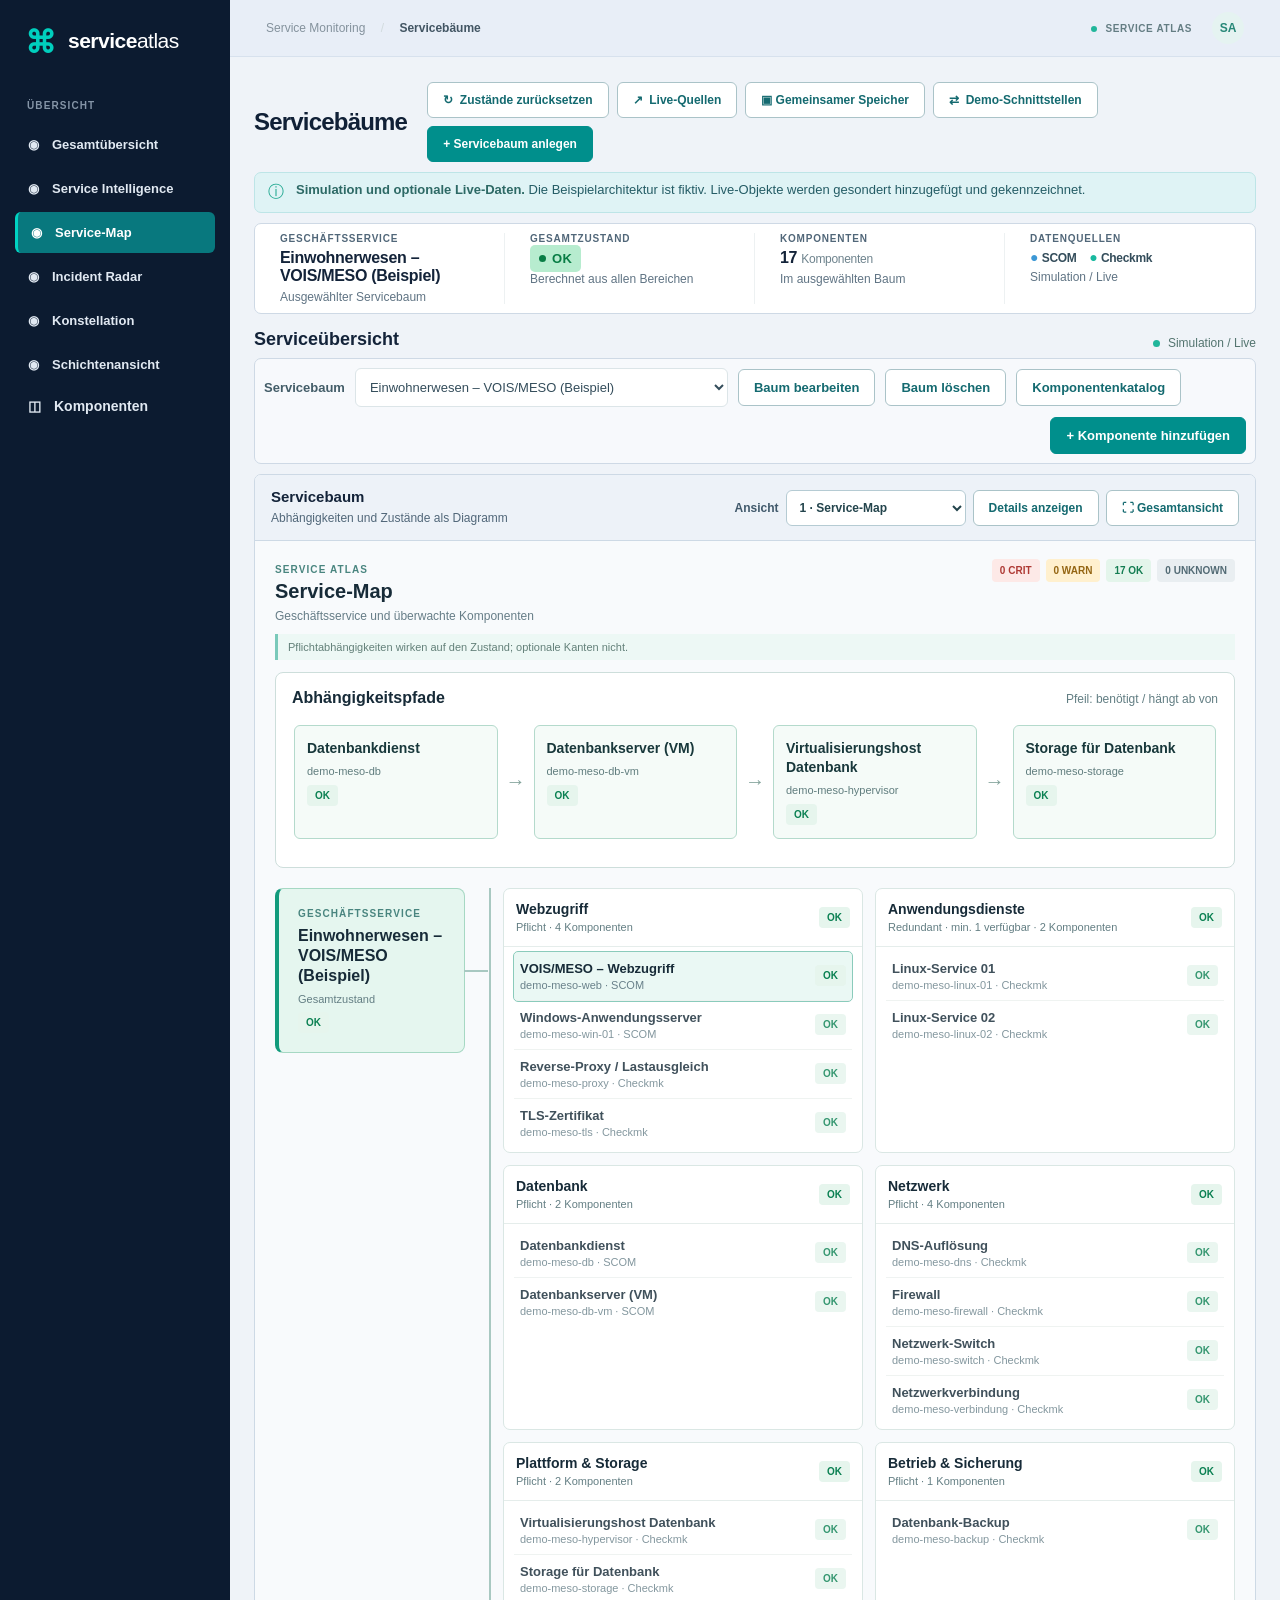
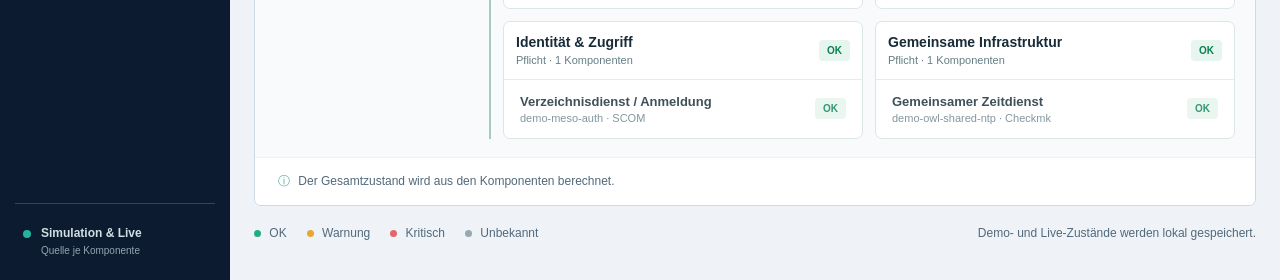
<file: index.html>
<!doctype html><html lang="de"><head><meta charset="UTF-8"><meta name="viewport" content="width=device-width, initial-scale=1"><title>Service Atlas – Simulation</title><link rel="stylesheet" href="style.css?v=13"></head><body data-design="map"><div class="shell"><aside class="sidebar"><div class="brand"><span class="brandmark">⌘</span><span>service<span class="brandlight">atlas</span><small>OPERATIONS WORKSPACE</small></span></div><div class="nav-label">ÜBERSICHT</div><div class="nav-pages"><a class="nav nav-design" href="management.html">◉ <span>Gesamtübersicht</span></a><a class="nav nav-design" href="insights.html">◉ <span>Service Intelligence</span></a><a class="nav nav-design" href="service-map.html" data-design-nav="map">◉ <span>Service-Map</span></a><a class="nav nav-design" href="incident-radar.html" data-design-nav="radar">◉ <span>Incident Radar</span></a><a class="nav nav-design" href="service-konstellation.html" data-design-nav="constellation">◉ <span>Konstellation</span></a><a class="nav nav-design" href="schichtenansicht.html" data-design-nav="layers">◉ <span>Schichtenansicht</span></a></div><button class="nav" id="navComponents">◫ <span>Komponenten</span></button><div class="sidebar-bottom"><span class="signal"></span><div><strong>Simulation & Live</strong><small>Quelle je Komponente</small></div></div></aside><main><header class="top"><span>Service Monitoring <span class="slash">/</span> <strong>Servicebäume</strong></span><div><span class="demo-pill"><i></i> SERVICE ATLAS</span><span class="avatar">SA</span></div></header><div class="content"><div class="heading"><div><h1>Servicebäume</h1><p>Abhängigkeiten und Zustände auf einen Blick.</p></div><div class="actions"><button class="reset" id="reset">↻ &nbsp;Zustände zurücksetzen</button><button class="reset" id="openLive">↗ &nbsp;Live-Quellen</button><button class="reset" id="openBridge">⇄ &nbsp;Demo-Schnittstellen</button><button class="primary" id="newTree">+ Servicebaum anlegen</button></div></div><div class="notice"><span>ⓘ</span><div><strong>Simulation und optionale Live-Daten.</strong> Die Beispielarchitektur ist fiktiv. Live-Objekte werden gesondert hinzugefügt und gekennzeichnet.</div></div><div class="stats"><div><small>GESCHÄFTSSERVICE</small><strong id="treeName">Kundenportal</strong><span>Ausgewählter Servicebaum</span></div><div><small>GESAMTZUSTAND</small><strong id="overall"></strong><span>Berechnet aus allen Bereichen</span></div><div><small>KOMPONENTEN</small><strong id="componentCount">5 <em>Komponenten</em></strong><span>Im ausgewählten Baum</span></div><div><small>DATENQUELLEN</small><strong class="sources">● <span>SCOM</span> <b>●</b> <span>Checkmk</span></strong><span>Simulation / Live</span></div></div><div class="section-head"><div><h2>Serviceübersicht</h2><p>Wähle eine Komponente, um ihren Zustand zu simulieren.</p></div><span class="updated"><i></i> Simulation / Live</span></div><div class="toolbar"><label for="treeSelect">Servicebaum</label><select id="treeSelect"></select><button class="reset" id="editTree">Baum bearbeiten</button><button class="reset" id="deleteTree">Baum löschen</button><button class="reset" id="openCatalog">Komponentenkatalog</button><button class="primary" id="newComponent">+ Komponente hinzufügen</button></div><div class="workspace" id="workspace"><section class="tree-panel table-view" id="treePanel"><div class="panel-top"><div><h3>Servicebaum</h3><p>Abhängigkeiten und Zustände als Diagramm</p></div><div class="view-actions"><label class="view-picker">Ansicht <select id="designView"><option value="map">1 · Service-Map</option><option value="radar">2 · Incident Radar</option><option value="constellation">3 · Service-Konstellation</option><option value="layers">4 · Schichtenansicht</option><option value="list">Listenansicht</option><option value="diagram">Knotendiagramm</option></select></label><button class="reset" id="toggleDetails" aria-controls="detailPanel" aria-expanded="true">Details ausblenden</button><button class="reset graph-focus-button" id="focusGraph" aria-pressed="false">⛶ Gesamtansicht</button></div></div><div class="graph-scroll" tabindex="0" aria-label="Servicebaum: Diagramm horizontal verschieben"><div id="tree"></div></div><div class="graph-hint">↔ Diagramm bei Bedarf seitlich verschieben</div><div class="tree-footer"><span>ⓘ</span> Der Gesamtzustand wird aus den Komponenten berechnet.</div></section><section class="detail-panel" id="detailPanel"><div class="panel-top"><div><h3>Komponentendetails</h3><p>Simulation &amp; Eigenschaften</p></div></div><div id="details"></div></section></div><div class="legend"><span><i class="dot ok"></i> OK</span><span><i class="dot warn"></i> Warnung</span><span><i class="dot crit"></i> Kritisch</span><span><i class="dot unknown"></i> Unbekannt</span><span class="legend-note">Demo- und Live-Zustände werden lokal gespeichert.</span></div></div></main></div><dialog id="editor"><form id="editorForm"><div class="modal-head"><h2 id="editorTitle"></h2><button type="button" class="close" id="closeEditor" aria-label="Schließen">×</button></div><div id="editorFields"></div><p id="formError" class="form-error" role="alert"></p><div class="modal-actions"><button type="button" class="reset" id="cancelEditor">Abbrechen</button><button class="primary" type="submit">Speichern</button></div></form></dialog><dialog id="catalogDialog"><div class="modal-head"><h2>Komponentenkatalog</h2><button type="button" class="close" id="closeCatalog" aria-label="Schließen">×</button></div><p class="bridge-note">Gemeinsame Komponenten können in mehreren Bäumen verwendet werden. Zustands- und Stammdatenänderungen gelten für alle Verwendungen.</p><label class="field">Komponente<select id="catalogSelect"></select></label><div id="catalogInfo"></div><label class="field">Bereich im aktuellen Baum<input id="catalogGroup" value="Gemeinsame Infrastruktur" maxlength="120"></label><button class="primary" id="attachCatalog">Zum aktuellen Baum hinzufügen</button><p id="catalogMessage" class="detail-copy" role="status"></p></dialog><dialog id="bridgeDialog"><div class="modal-head"><h2>SCOM &amp; Checkmk</h2><button type="button" class="close" id="closeBridge" aria-label="Schließen">×</button></div><p class="bridge-note">Simulierte Schnittstellen – keine Verbindung zu echten Systemen. Ändere Quellzustände und synchronisiere sie anschließend mit dem ausgewählten Baum.</p><label class="field">Quelle<select id="bridgeSource"><option>SCOM</option><option>Checkmk</option></select></label><label class="field">Objekt aus der Quelle<select id="bridgeObject"></select></label><div id="bridgeInfo"></div><label class="field">Simulierter Quellzustand<select id="bridgeState"></select></label><div class="bridge-actions"><button class="reset" id="addFromBridge">+ Objekt zum Baum</button><button class="primary" id="syncBridge">Baum synchronisieren</button></div><p id="bridgeResult" class="detail-copy" role="status"></p></dialog><script src="model.js?v=5"></script><script src="catalog.js?v=2"></script><script src="bridge.js?v=2"></script><script src="owl-examples.js?v=4"></script><script src="views.js?v=6"></script><script src="app.js?v=15"></script><script src="live-ui.js?v=1"></script><script src="workspace-ui.js?v=1"></script></body></html>
</file>
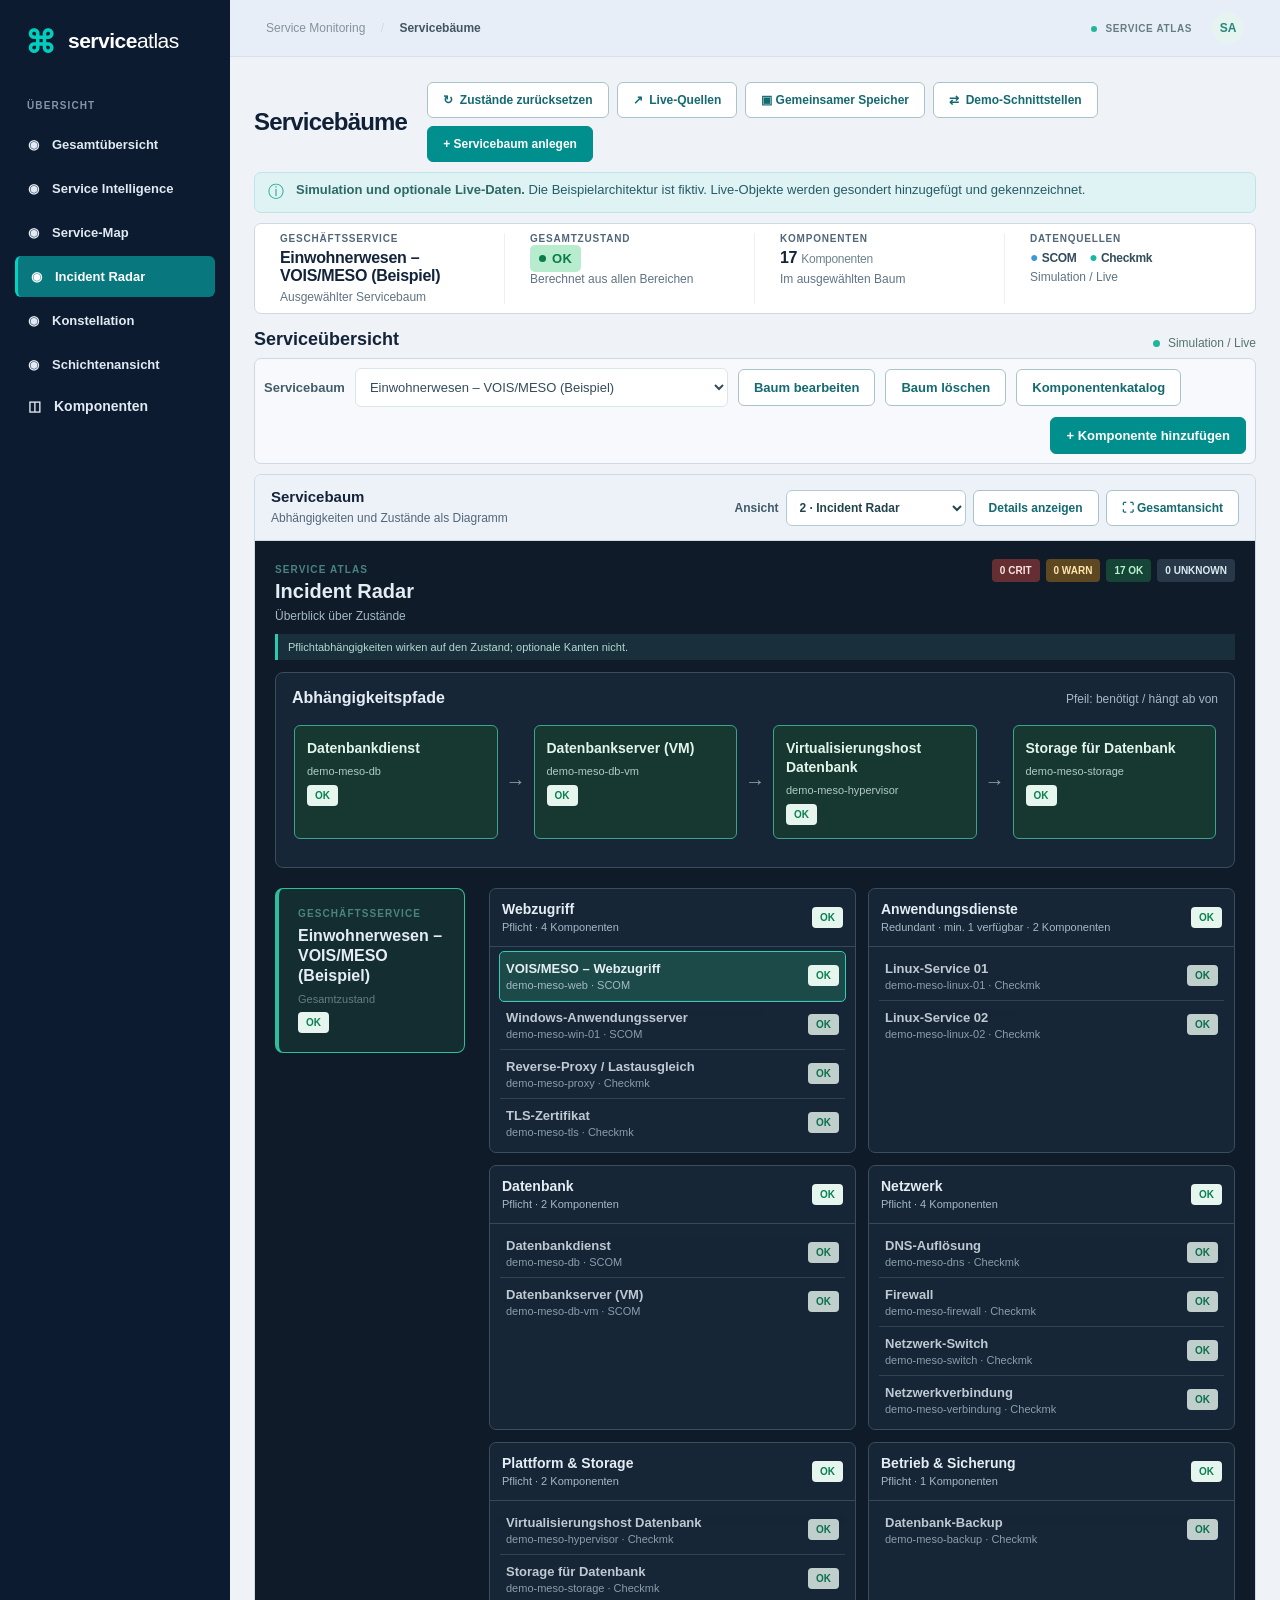
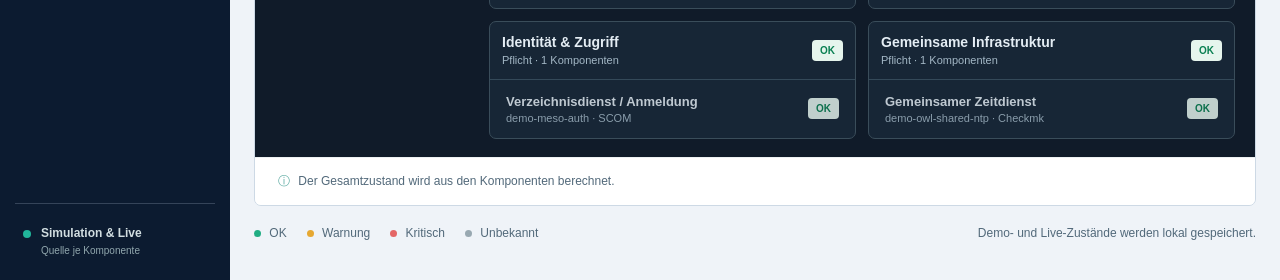
<file: incident-radar.html>
<!doctype html><html lang="de"><head><meta charset="UTF-8"><meta name="viewport" content="width=device-width, initial-scale=1"><title>Incident Radar – Service Atlas</title><link rel="stylesheet" href="style.css?v=13"></head><body data-design="radar"><div class="shell"><aside class="sidebar"><div class="brand"><span class="brandmark">⌘</span><span>service<span class="brandlight">atlas</span><small>OPERATIONS WORKSPACE</small></span></div><div class="nav-label">ÜBERSICHT</div><div class="nav-pages"><a class="nav nav-design" href="management.html">◉ <span>Gesamtübersicht</span></a><a class="nav nav-design" href="insights.html">◉ <span>Service Intelligence</span></a><a class="nav nav-design" href="service-map.html" data-design-nav="map">◉ <span>Service-Map</span></a><a class="nav nav-design" href="incident-radar.html" data-design-nav="radar">◉ <span>Incident Radar</span></a><a class="nav nav-design" href="service-konstellation.html" data-design-nav="constellation">◉ <span>Konstellation</span></a><a class="nav nav-design" href="schichtenansicht.html" data-design-nav="layers">◉ <span>Schichtenansicht</span></a></div><button class="nav" id="navComponents">◫ <span>Komponenten</span></button><div class="sidebar-bottom"><span class="signal"></span><div><strong>Simulation & Live</strong><small>Quelle je Komponente</small></div></div></aside><main><header class="top"><span>Service Monitoring <span class="slash">/</span> <strong>Servicebäume</strong></span><div><span class="demo-pill"><i></i> SERVICE ATLAS</span><span class="avatar">SA</span></div></header><div class="content"><div class="heading"><div><h1>Servicebäume</h1><p>Abhängigkeiten und Zustände auf einen Blick.</p></div><div class="actions"><button class="reset" id="reset">↻ &nbsp;Zustände zurücksetzen</button><button class="reset" id="openLive">↗ &nbsp;Live-Quellen</button><button class="reset" id="openBridge">⇄ &nbsp;Demo-Schnittstellen</button><button class="primary" id="newTree">+ Servicebaum anlegen</button></div></div><div class="notice"><span>ⓘ</span><div><strong>Simulation und optionale Live-Daten.</strong> Die Beispielarchitektur ist fiktiv. Live-Objekte werden gesondert hinzugefügt und gekennzeichnet.</div></div><div class="stats"><div><small>GESCHÄFTSSERVICE</small><strong id="treeName">Kundenportal</strong><span>Ausgewählter Servicebaum</span></div><div><small>GESAMTZUSTAND</small><strong id="overall"></strong><span>Berechnet aus allen Bereichen</span></div><div><small>KOMPONENTEN</small><strong id="componentCount">5 <em>Komponenten</em></strong><span>Im ausgewählten Baum</span></div><div><small>DATENQUELLEN</small><strong class="sources">● <span>SCOM</span> <b>●</b> <span>Checkmk</span></strong><span>Simulation / Live</span></div></div><div class="section-head"><div><h2>Serviceübersicht</h2><p>Wähle eine Komponente, um ihren Zustand zu simulieren.</p></div><span class="updated"><i></i> Simulation / Live</span></div><div class="toolbar"><label for="treeSelect">Servicebaum</label><select id="treeSelect"></select><button class="reset" id="editTree">Baum bearbeiten</button><button class="reset" id="deleteTree">Baum löschen</button><button class="reset" id="openCatalog">Komponentenkatalog</button><button class="primary" id="newComponent">+ Komponente hinzufügen</button></div><div class="workspace" id="workspace"><section class="tree-panel table-view" id="treePanel"><div class="panel-top"><div><h3>Servicebaum</h3><p>Abhängigkeiten und Zustände als Diagramm</p></div><div class="view-actions"><label class="view-picker">Ansicht <select id="designView"><option value="map">1 · Service-Map</option><option value="radar">2 · Incident Radar</option><option value="constellation">3 · Service-Konstellation</option><option value="layers">4 · Schichtenansicht</option><option value="list">Listenansicht</option><option value="diagram">Knotendiagramm</option></select></label><button class="reset" id="toggleDetails" aria-controls="detailPanel" aria-expanded="true">Details ausblenden</button><button class="reset graph-focus-button" id="focusGraph" aria-pressed="false">⛶ Gesamtansicht</button></div></div><div class="graph-scroll" tabindex="0" aria-label="Servicebaum: Diagramm horizontal verschieben"><div id="tree"></div></div><div class="graph-hint">↔ Diagramm bei Bedarf seitlich verschieben</div><div class="tree-footer"><span>ⓘ</span> Der Gesamtzustand wird aus den Komponenten berechnet.</div></section><section class="detail-panel" id="detailPanel"><div class="panel-top"><div><h3>Komponentendetails</h3><p>Simulation &amp; Eigenschaften</p></div></div><div id="details"></div></section></div><div class="legend"><span><i class="dot ok"></i> OK</span><span><i class="dot warn"></i> Warnung</span><span><i class="dot crit"></i> Kritisch</span><span><i class="dot unknown"></i> Unbekannt</span><span class="legend-note">Demo- und Live-Zustände werden lokal gespeichert.</span></div></div></main></div><dialog id="editor"><form id="editorForm"><div class="modal-head"><h2 id="editorTitle"></h2><button type="button" class="close" id="closeEditor" aria-label="Schließen">×</button></div><div id="editorFields"></div><p id="formError" class="form-error" role="alert"></p><div class="modal-actions"><button type="button" class="reset" id="cancelEditor">Abbrechen</button><button class="primary" type="submit">Speichern</button></div></form></dialog><dialog id="catalogDialog"><div class="modal-head"><h2>Komponentenkatalog</h2><button type="button" class="close" id="closeCatalog" aria-label="Schließen">×</button></div><p class="bridge-note">Gemeinsame Komponenten können in mehreren Bäumen verwendet werden. Zustands- und Stammdatenänderungen gelten für alle Verwendungen.</p><label class="field">Komponente<select id="catalogSelect"></select></label><div id="catalogInfo"></div><label class="field">Bereich im aktuellen Baum<input id="catalogGroup" value="Gemeinsame Infrastruktur" maxlength="120"></label><button class="primary" id="attachCatalog">Zum aktuellen Baum hinzufügen</button><p id="catalogMessage" class="detail-copy" role="status"></p></dialog><dialog id="bridgeDialog"><div class="modal-head"><h2>SCOM &amp; Checkmk</h2><button type="button" class="close" id="closeBridge" aria-label="Schließen">×</button></div><p class="bridge-note">Simulierte Schnittstellen – keine Verbindung zu echten Systemen. Ändere Quellzustände und synchronisiere sie anschließend mit dem ausgewählten Baum.</p><label class="field">Quelle<select id="bridgeSource"><option>SCOM</option><option>Checkmk</option></select></label><label class="field">Objekt aus der Quelle<select id="bridgeObject"></select></label><div id="bridgeInfo"></div><label class="field">Simulierter Quellzustand<select id="bridgeState"></select></label><div class="bridge-actions"><button class="reset" id="addFromBridge">+ Objekt zum Baum</button><button class="primary" id="syncBridge">Baum synchronisieren</button></div><p id="bridgeResult" class="detail-copy" role="status"></p></dialog><script src="model.js?v=5"></script><script src="catalog.js?v=2"></script><script src="bridge.js?v=2"></script><script src="owl-examples.js?v=4"></script><script src="views.js?v=6"></script><script src="app.js?v=15"></script><script src="live-ui.js?v=1"></script><script src="workspace-ui.js?v=1"></script></body></html>
</file>
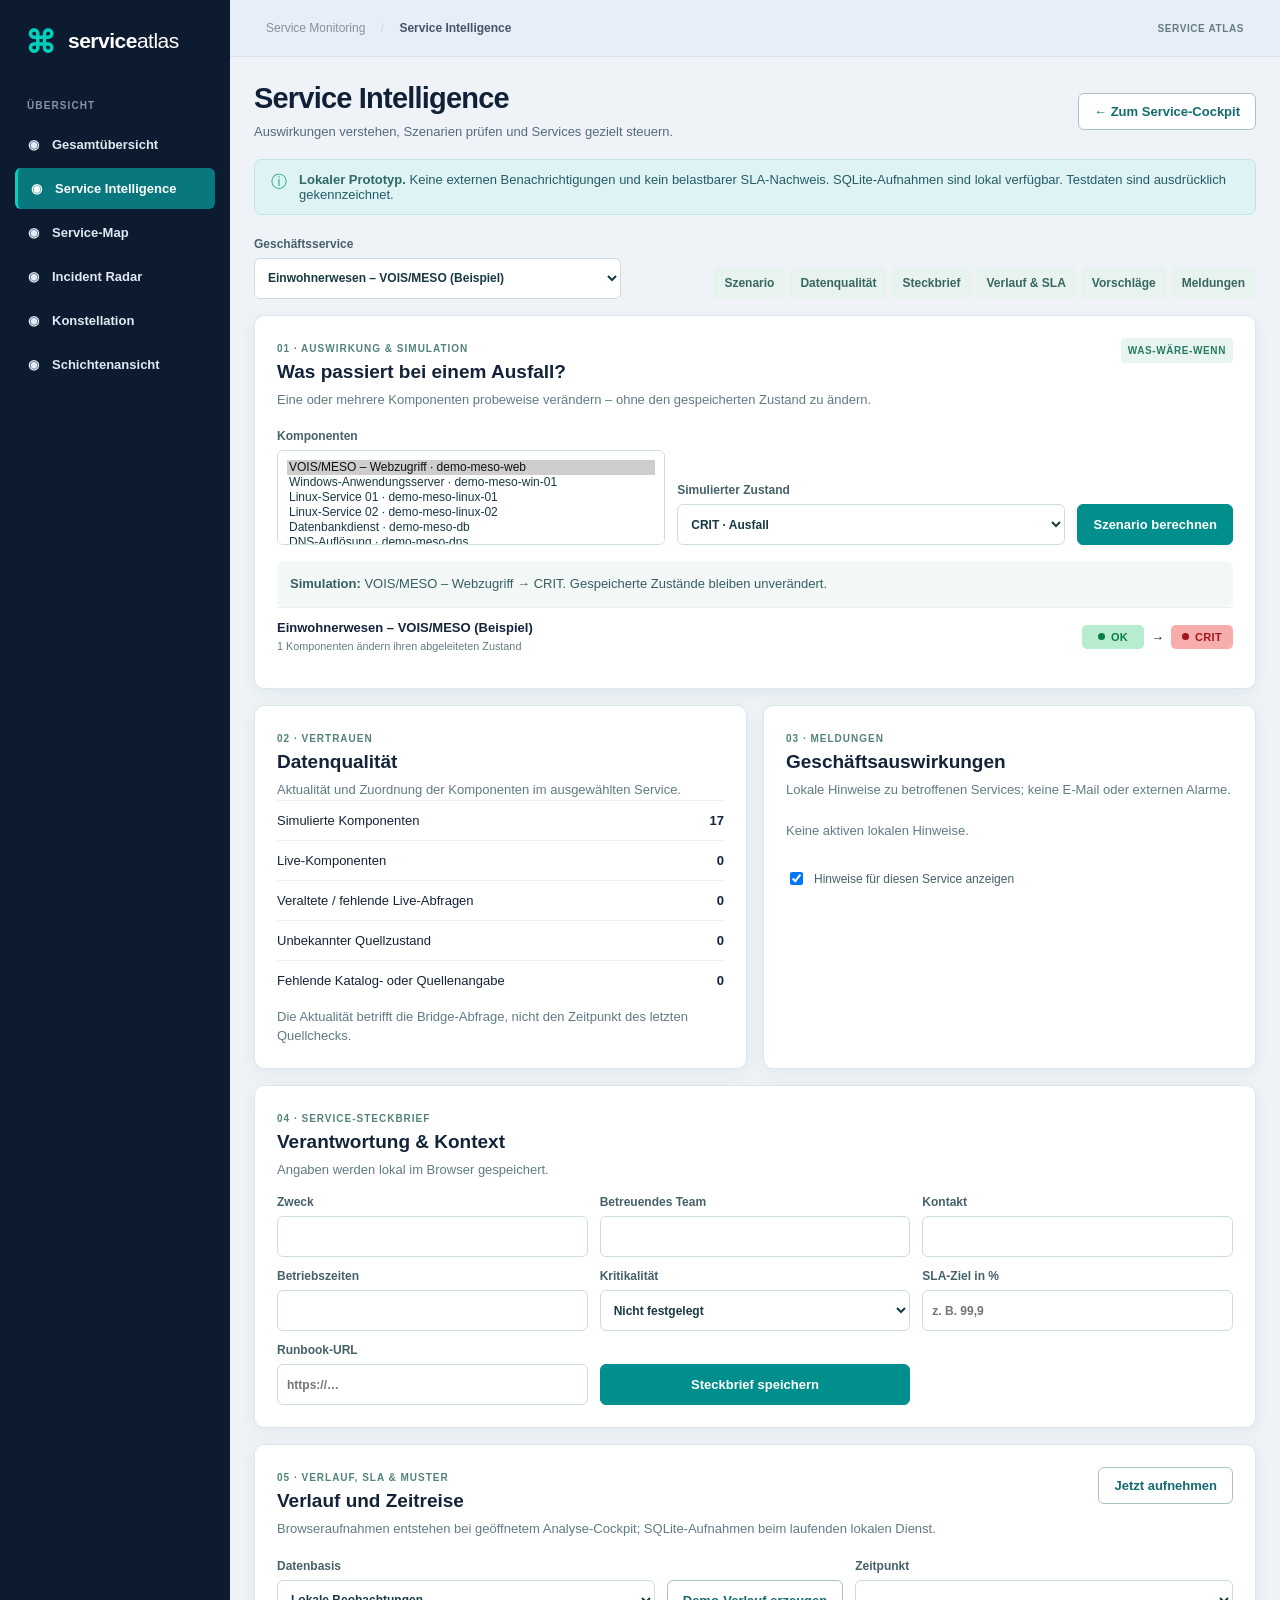
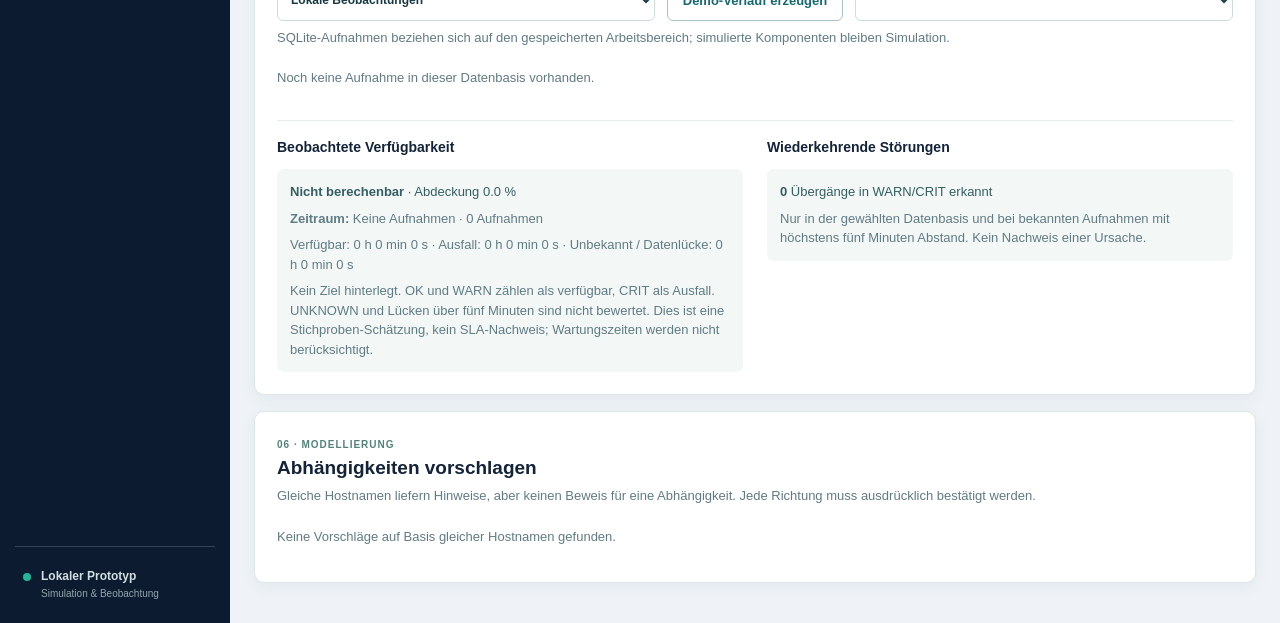
<file: insights.html>
<!doctype html><html lang="de"><head><meta charset="utf-8"><meta name="viewport" content="width=device-width,initial-scale=1"><title>Service Intelligence – Service Atlas</title><link rel="stylesheet" href="style.css?v=14"><link rel="stylesheet" href="insights.css?v=1"></head><body><div class="shell"><aside class="sidebar"><div class="brand"><span class="brandmark">⌘</span><span>service<span class="brandlight">atlas</span><small>OPERATIONS WORKSPACE</small></span></div><div class="nav-label">ÜBERSICHT</div><nav class="nav-pages" aria-label="Ansichten"><a class="nav nav-design" href="management.html">◉ <span>Gesamtübersicht</span></a><a class="nav nav-design active" href="insights.html" aria-current="page">◉ <span>Service Intelligence</span></a><a class="nav nav-design" href="service-map.html">◉ <span>Service-Map</span></a><a class="nav nav-design" href="incident-radar.html">◉ <span>Incident Radar</span></a><a class="nav nav-design" href="service-konstellation.html">◉ <span>Konstellation</span></a><a class="nav nav-design" href="schichtenansicht.html">◉ <span>Schichtenansicht</span></a></nav><div class="sidebar-bottom"><span class="signal"></span><div><strong>Lokaler Prototyp</strong><small>Simulation &amp; Beobachtung</small></div></div></aside><main><header class="top"><span>Service Monitoring <span class="slash">/</span> <strong>Service Intelligence</strong></span><span class="demo-pill">SERVICE ATLAS</span></header><div class="content intelligence"><div class="heading"><div><h1>Service Intelligence</h1><p>Auswirkungen verstehen, Szenarien prüfen und Services gezielt steuern.</p></div><a class="reset intel-link" href="management.html">← Zum Service-Cockpit</a></div><div class="notice"><span>ⓘ</span><div><strong>Lokaler Prototyp.</strong> Keine externen Benachrichtigungen und kein belastbarer SLA-Nachweis. SQLite-Aufnahmen sind lokal verfügbar. Testdaten sind ausdrücklich gekennzeichnet.</div></div><div class="intel-toolbar"><label>Geschäftsservice <select id="insightTree"></select></label><nav class="intel-tabs" aria-label="Analysebereiche"><a href="#scenario">Szenario</a><a href="#quality">Datenqualität</a><a href="#profile">Steckbrief</a><a href="#history">Verlauf &amp; SLA</a><a href="#suggestions">Vorschläge</a><a href="#alerts">Meldungen</a></nav></div><div id="intelMessage" role="status" class="intel-message"></div><section class="intel-grid"><article id="scenario" class="intel-card intel-wide"><div class="intel-heading"><div><span class="intel-kicker">01 · AUSWIRKUNG &amp; SIMULATION</span><h2>Was passiert bei einem Ausfall?</h2><p>Eine oder mehrere Komponenten probeweise verändern – ohne den gespeicherten Zustand zu ändern.</p></div><span class="intel-tag">WAS-WÄRE-WENN</span></div><div class="intel-controls"><label>Komponenten <select id="scenarioComponent" multiple size="5"></select></label><label>Simulierter Zustand <select id="scenarioState"><option value="crit">CRIT · Ausfall</option><option value="warn">WARN · Warnung</option><option value="unknown">UNKNOWN</option><option value="ok">OK · Wiederherstellung</option></select></label><button class="primary" id="runScenario">Szenario berechnen</button></div><div id="scenarioResult" class="intel-result"></div></article><article id="quality" class="intel-card"><span class="intel-kicker">02 · VERTRAUEN</span><h2>Datenqualität</h2><p>Aktualität und Zuordnung der Komponenten im ausgewählten Service.</p><div id="qualityResult"></div></article><article id="alerts" class="intel-card"><span class="intel-kicker">03 · MELDUNGEN</span><h2>Geschäftsauswirkungen</h2><p>Lokale Hinweise zu betroffenen Services; keine E-Mail oder externen Alarme.</p><div id="alertResult"></div><label class="intel-check"><input id="alertsEnabled" type="checkbox"> Hinweise für diesen Service anzeigen</label></article><article id="profile" class="intel-card intel-wide"><span class="intel-kicker">04 · SERVICE-STECKBRIEF</span><h2>Verantwortung &amp; Kontext</h2><p>Angaben werden lokal im Browser gespeichert.</p><form id="profileForm" class="intel-form"><label>Zweck <input name="purpose" maxlength="180"></label><label>Betreuendes Team <input name="team" maxlength="120"></label><label>Kontakt <input name="contact" maxlength="120"></label><label>Betriebszeiten <input name="hours" maxlength="120"></label><label>Kritikalität <select name="criticality"><option value="">Nicht festgelegt</option><option>Hoch</option><option>Mittel</option><option>Niedrig</option></select></label><label>SLA-Ziel in % <input type="number" name="target" min="0" max="100" step="0.01" placeholder="z. B. 99,9"></label><label>Runbook-URL <input type="url" name="runbook" maxlength="500" placeholder="https://…"></label><button type="submit" class="primary">Steckbrief speichern</button></form></article><article id="history" class="intel-card intel-wide"><div class="intel-heading"><div><span class="intel-kicker">05 · VERLAUF, SLA &amp; MUSTER</span><h2>Verlauf und Zeitreise</h2><p>Browseraufnahmen entstehen bei geöffnetem Analyse-Cockpit; SQLite-Aufnahmen beim laufenden lokalen Dienst.</p></div><button id="capture" class="reset">Jetzt aufnehmen</button></div><div class="intel-controls"><label>Datenbasis <select id="historyKind"><option value="observed">Lokale Beobachtungen</option><option value="server">SQLite-Hintergrundaufnahmen</option><option value="demo">Fiktiver Demo-Verlauf</option></select></label><button id="demoHistory" class="reset">Demo-Verlauf erzeugen</button><label>Zeitpunkt <select id="historyPoint"></select></label></div><p id="monitorStatus" class="intel-note">SQLite-Aufnahmen beziehen sich auf den gespeicherten Arbeitsbereich; simulierte Komponenten bleiben Simulation.</p><div id="historyResult"></div><div class="intel-split"><div><h3>Beobachtete Verfügbarkeit</h3><div id="slaResult"></div></div><div><h3>Wiederkehrende Störungen</h3><div id="patternResult"></div></div></div></article><article id="suggestions" class="intel-card intel-wide"><span class="intel-kicker">06 · MODELLIERUNG</span><h2>Abhängigkeiten vorschlagen</h2><p>Gleiche Hostnamen liefern Hinweise, aber keinen Beweis für eine Abhängigkeit. Jede Richtung muss ausdrücklich bestätigt werden.</p><div id="suggestionResult"></div></article></section></div></main></div><script src="model.js?v=5"></script><script src="owl-examples.js?v=4"></script><script src="insights-model.js?v=4"></script><script src="insights-ui.js?v=5"></script></body></html>
</file>
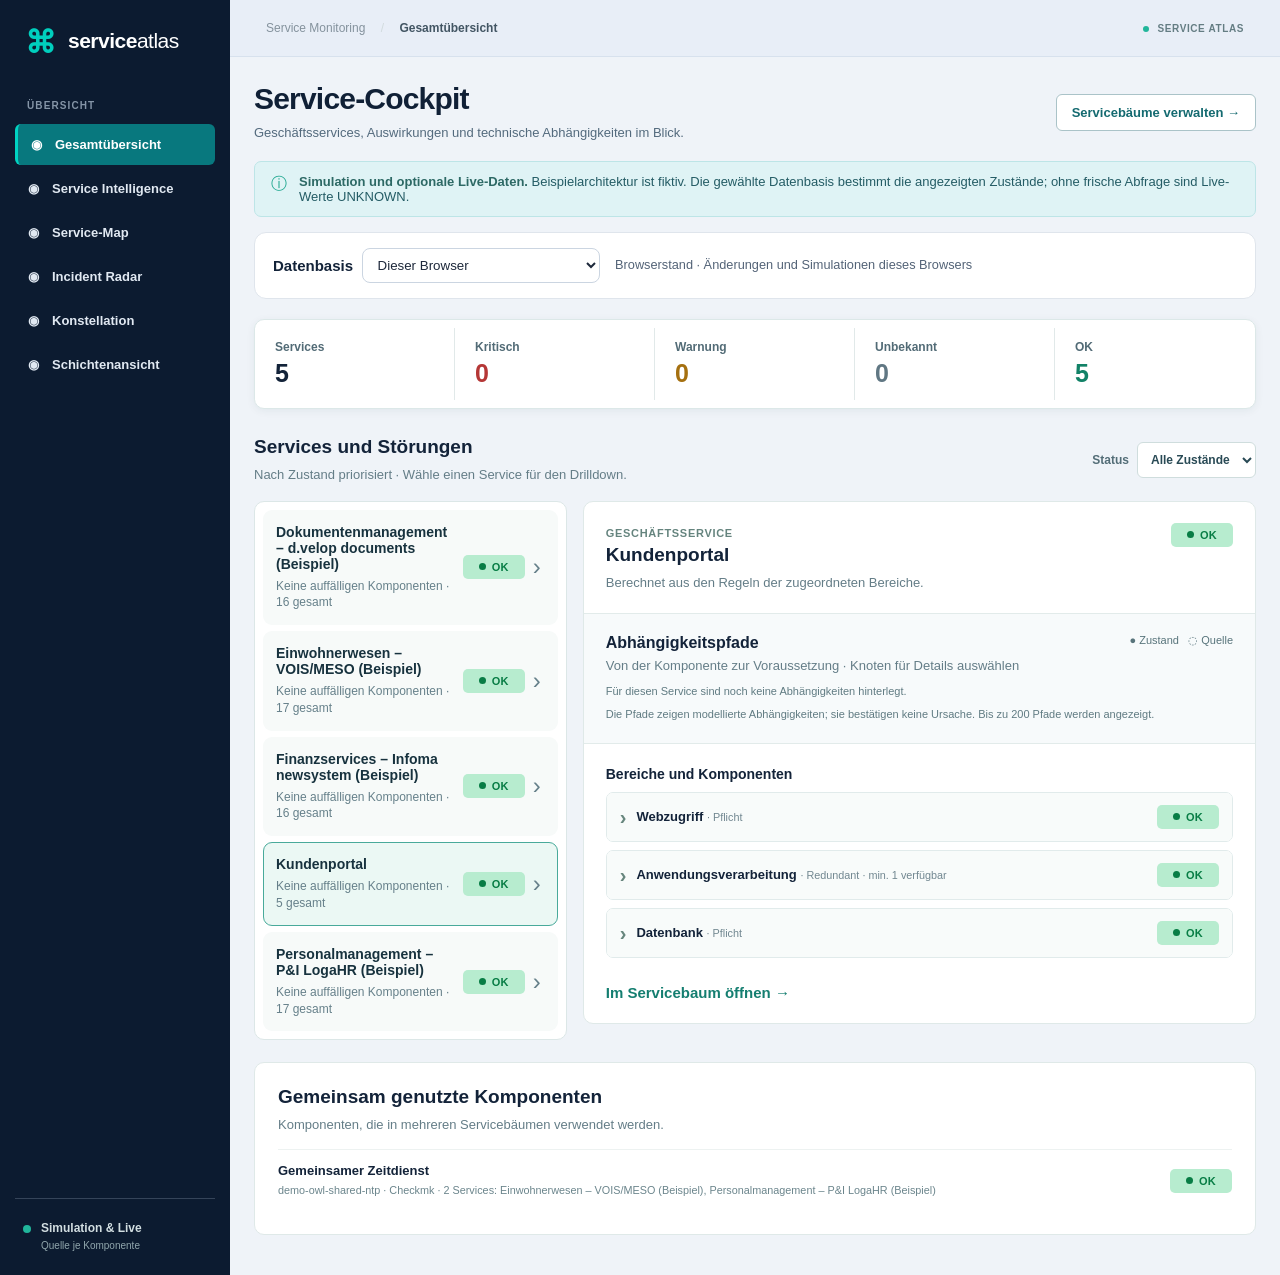
<file: management.html>
<!doctype html>
<html lang="de"><head><meta charset="utf-8"><meta name="viewport" content="width=device-width,initial-scale=1"><title>Service-Cockpit – Service Atlas</title><link rel="stylesheet" href="style.css?v=14"><link rel="stylesheet" href="management.css?v=4"></head>
<body><div class="shell"><aside class="sidebar"><div class="brand"><span class="brandmark">⌘</span><span>service<span class="brandlight">atlas</span><small>OPERATIONS WORKSPACE</small></span></div><div class="nav-label">ÜBERSICHT</div><nav class="nav-pages" aria-label="Ansichten"><a class="nav nav-design active" href="management.html" aria-current="page">◉ <span>Gesamtübersicht</span></a><a class="nav nav-design" href="insights.html">◉ <span>Service Intelligence</span></a><a class="nav nav-design" href="service-map.html">◉ <span>Service-Map</span></a><a class="nav nav-design" href="incident-radar.html">◉ <span>Incident Radar</span></a><a class="nav nav-design" href="service-konstellation.html">◉ <span>Konstellation</span></a><a class="nav nav-design" href="schichtenansicht.html">◉ <span>Schichtenansicht</span></a></nav><div class="sidebar-bottom"><span class="signal"></span><div><strong>Simulation & Live</strong><small>Quelle je Komponente</small></div></div></aside>
<main><header class="top"><span>Service Monitoring <span class="slash">/</span> <strong>Gesamtübersicht</strong></span><span class="demo-pill"><i></i> SERVICE ATLAS</span></header><div class="content management-content"><div class="heading"><div><h1>Service-Cockpit</h1><p>Geschäftsservices, Auswirkungen und technische Abhängigkeiten im Blick.</p></div><a class="reset mg-link" href="service-map.html">Servicebäume verwalten →</a></div><div class="notice"><span>ⓘ</span><div><strong>Simulation und optionale Live-Daten.</strong> Beispielarchitektur ist fiktiv. Die gewählte Datenbasis bestimmt die angezeigten Zustände; ohne frische Abfrage sind Live-Werte UNKNOWN.</div></div>
<div class="mg-source"><label>Datenbasis <select id="dataSource"><option value="browser">Dieser Browser</option><option value="sqlite">SQLite-Hintergrundüberwachung</option></select></label><p id="monitorSourceStatus" aria-live="polite">Browserstand · Änderungen und Simulationen dieses Browsers</p></div><div id="summary" class="mg-summary" aria-label="Zustände der Geschäftsservices"></div><section class="mg-section"><div class="mg-section-head"><div><h2>Services und Störungen</h2><p>Nach Zustand priorisiert · Wähle einen Service für den Drilldown.</p></div><label>Status <select id="statusFilter"><option value="all">Alle Zustände</option><option value="crit">Kritisch</option><option value="warn">Warnung</option><option value="unknown">Unbekannt</option><option value="ok">OK</option></select></label></div><div class="mg-layout"><div id="services" class="mg-services"></div><div id="drilldown" class="mg-detail" aria-live="polite"></div></div></section><section class="mg-shared"><div><h2>Gemeinsam genutzte Komponenten</h2><p>Komponenten, die in mehreren Servicebäumen verwendet werden.</p></div><div id="shared"></div></section></div></main></div><script src="model.js?v=5"></script><script src="owl-examples.js?v=4"></script><script src="management-monitor.js?v=1"></script><script src="management.js?v=4"></script></body></html>
</file>
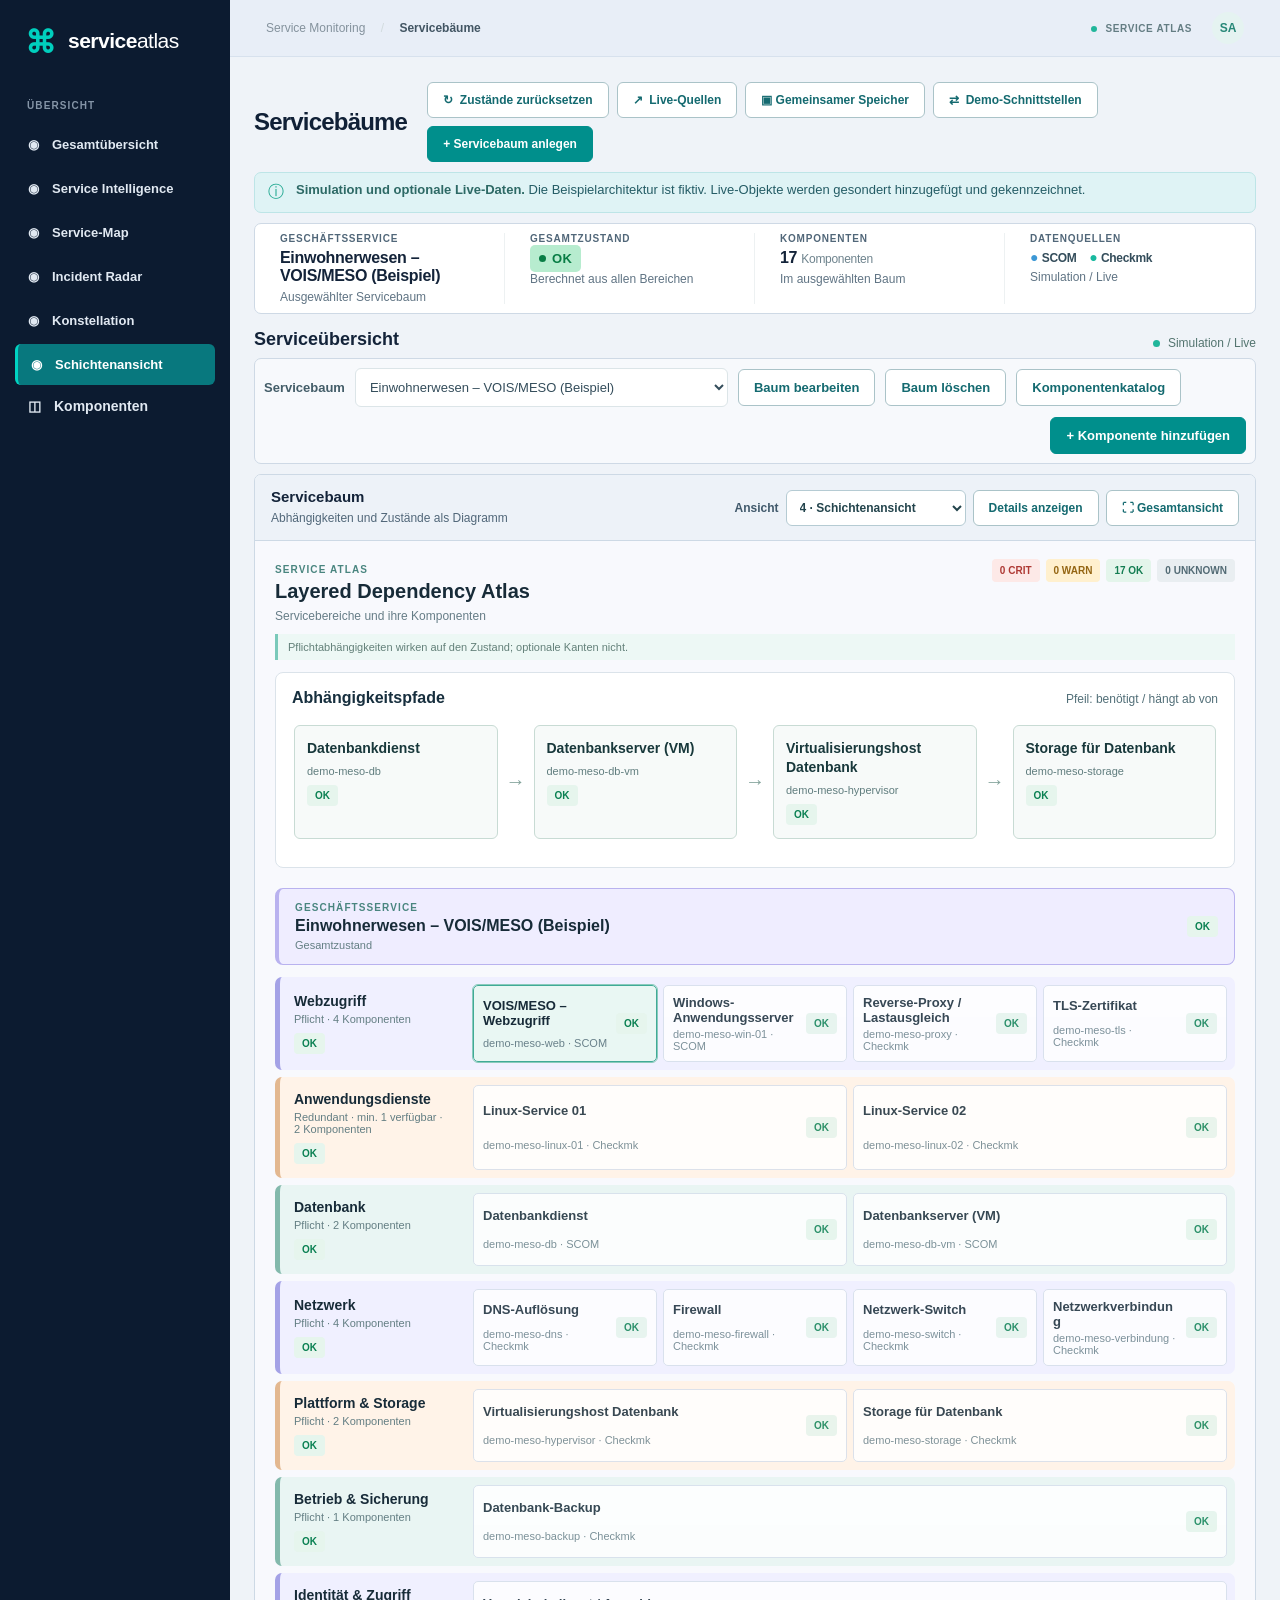
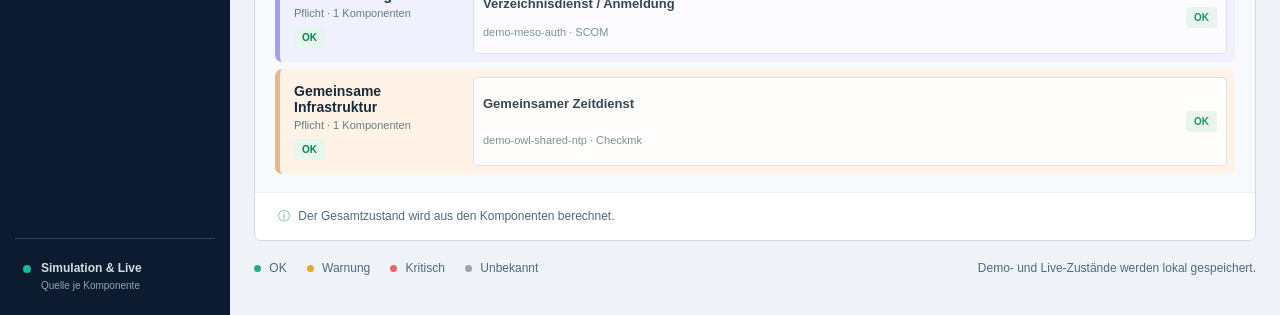
<file: schichtenansicht.html>
<!doctype html><html lang="de"><head><meta charset="UTF-8"><meta name="viewport" content="width=device-width, initial-scale=1"><title>Schichtenansicht – Service Atlas</title><link rel="stylesheet" href="style.css?v=13"></head><body data-design="layers"><div class="shell"><aside class="sidebar"><div class="brand"><span class="brandmark">⌘</span><span>service<span class="brandlight">atlas</span><small>OPERATIONS WORKSPACE</small></span></div><div class="nav-label">ÜBERSICHT</div><div class="nav-pages"><a class="nav nav-design" href="management.html">◉ <span>Gesamtübersicht</span></a><a class="nav nav-design" href="insights.html">◉ <span>Service Intelligence</span></a><a class="nav nav-design" href="service-map.html" data-design-nav="map">◉ <span>Service-Map</span></a><a class="nav nav-design" href="incident-radar.html" data-design-nav="radar">◉ <span>Incident Radar</span></a><a class="nav nav-design" href="service-konstellation.html" data-design-nav="constellation">◉ <span>Konstellation</span></a><a class="nav nav-design" href="schichtenansicht.html" data-design-nav="layers">◉ <span>Schichtenansicht</span></a></div><button class="nav" id="navComponents">◫ <span>Komponenten</span></button><div class="sidebar-bottom"><span class="signal"></span><div><strong>Simulation & Live</strong><small>Quelle je Komponente</small></div></div></aside><main><header class="top"><span>Service Monitoring <span class="slash">/</span> <strong>Servicebäume</strong></span><div><span class="demo-pill"><i></i> SERVICE ATLAS</span><span class="avatar">SA</span></div></header><div class="content"><div class="heading"><div><h1>Servicebäume</h1><p>Abhängigkeiten und Zustände auf einen Blick.</p></div><div class="actions"><button class="reset" id="reset">↻ &nbsp;Zustände zurücksetzen</button><button class="reset" id="openLive">↗ &nbsp;Live-Quellen</button><button class="reset" id="openBridge">⇄ &nbsp;Demo-Schnittstellen</button><button class="primary" id="newTree">+ Servicebaum anlegen</button></div></div><div class="notice"><span>ⓘ</span><div><strong>Simulation und optionale Live-Daten.</strong> Die Beispielarchitektur ist fiktiv. Live-Objekte werden gesondert hinzugefügt und gekennzeichnet.</div></div><div class="stats"><div><small>GESCHÄFTSSERVICE</small><strong id="treeName">Kundenportal</strong><span>Ausgewählter Servicebaum</span></div><div><small>GESAMTZUSTAND</small><strong id="overall"></strong><span>Berechnet aus allen Bereichen</span></div><div><small>KOMPONENTEN</small><strong id="componentCount">5 <em>Komponenten</em></strong><span>Im ausgewählten Baum</span></div><div><small>DATENQUELLEN</small><strong class="sources">● <span>SCOM</span> <b>●</b> <span>Checkmk</span></strong><span>Simulation / Live</span></div></div><div class="section-head"><div><h2>Serviceübersicht</h2><p>Wähle eine Komponente, um ihren Zustand zu simulieren.</p></div><span class="updated"><i></i> Simulation / Live</span></div><div class="toolbar"><label for="treeSelect">Servicebaum</label><select id="treeSelect"></select><button class="reset" id="editTree">Baum bearbeiten</button><button class="reset" id="deleteTree">Baum löschen</button><button class="reset" id="openCatalog">Komponentenkatalog</button><button class="primary" id="newComponent">+ Komponente hinzufügen</button></div><div class="workspace" id="workspace"><section class="tree-panel table-view" id="treePanel"><div class="panel-top"><div><h3>Servicebaum</h3><p>Abhängigkeiten und Zustände als Diagramm</p></div><div class="view-actions"><label class="view-picker">Ansicht <select id="designView"><option value="map">1 · Service-Map</option><option value="radar">2 · Incident Radar</option><option value="constellation">3 · Service-Konstellation</option><option value="layers">4 · Schichtenansicht</option><option value="list">Listenansicht</option><option value="diagram">Knotendiagramm</option></select></label><button class="reset" id="toggleDetails" aria-controls="detailPanel" aria-expanded="true">Details ausblenden</button><button class="reset graph-focus-button" id="focusGraph" aria-pressed="false">⛶ Gesamtansicht</button></div></div><div class="graph-scroll" tabindex="0" aria-label="Servicebaum: Diagramm horizontal verschieben"><div id="tree"></div></div><div class="graph-hint">↔ Diagramm bei Bedarf seitlich verschieben</div><div class="tree-footer"><span>ⓘ</span> Der Gesamtzustand wird aus den Komponenten berechnet.</div></section><section class="detail-panel" id="detailPanel"><div class="panel-top"><div><h3>Komponentendetails</h3><p>Simulation &amp; Eigenschaften</p></div></div><div id="details"></div></section></div><div class="legend"><span><i class="dot ok"></i> OK</span><span><i class="dot warn"></i> Warnung</span><span><i class="dot crit"></i> Kritisch</span><span><i class="dot unknown"></i> Unbekannt</span><span class="legend-note">Demo- und Live-Zustände werden lokal gespeichert.</span></div></div></main></div><dialog id="editor"><form id="editorForm"><div class="modal-head"><h2 id="editorTitle"></h2><button type="button" class="close" id="closeEditor" aria-label="Schließen">×</button></div><div id="editorFields"></div><p id="formError" class="form-error" role="alert"></p><div class="modal-actions"><button type="button" class="reset" id="cancelEditor">Abbrechen</button><button class="primary" type="submit">Speichern</button></div></form></dialog><dialog id="catalogDialog"><div class="modal-head"><h2>Komponentenkatalog</h2><button type="button" class="close" id="closeCatalog" aria-label="Schließen">×</button></div><p class="bridge-note">Gemeinsame Komponenten können in mehreren Bäumen verwendet werden. Zustands- und Stammdatenänderungen gelten für alle Verwendungen.</p><label class="field">Komponente<select id="catalogSelect"></select></label><div id="catalogInfo"></div><label class="field">Bereich im aktuellen Baum<input id="catalogGroup" value="Gemeinsame Infrastruktur" maxlength="120"></label><button class="primary" id="attachCatalog">Zum aktuellen Baum hinzufügen</button><p id="catalogMessage" class="detail-copy" role="status"></p></dialog><dialog id="bridgeDialog"><div class="modal-head"><h2>SCOM &amp; Checkmk</h2><button type="button" class="close" id="closeBridge" aria-label="Schließen">×</button></div><p class="bridge-note">Simulierte Schnittstellen – keine Verbindung zu echten Systemen. Ändere Quellzustände und synchronisiere sie anschließend mit dem ausgewählten Baum.</p><label class="field">Quelle<select id="bridgeSource"><option>SCOM</option><option>Checkmk</option></select></label><label class="field">Objekt aus der Quelle<select id="bridgeObject"></select></label><div id="bridgeInfo"></div><label class="field">Simulierter Quellzustand<select id="bridgeState"></select></label><div class="bridge-actions"><button class="reset" id="addFromBridge">+ Objekt zum Baum</button><button class="primary" id="syncBridge">Baum synchronisieren</button></div><p id="bridgeResult" class="detail-copy" role="status"></p></dialog><script src="model.js?v=5"></script><script src="catalog.js?v=2"></script><script src="bridge.js?v=2"></script><script src="owl-examples.js?v=4"></script><script src="views.js?v=6"></script><script src="app.js?v=15"></script><script src="live-ui.js?v=1"></script><script src="workspace-ui.js?v=1"></script></body></html>
</file>
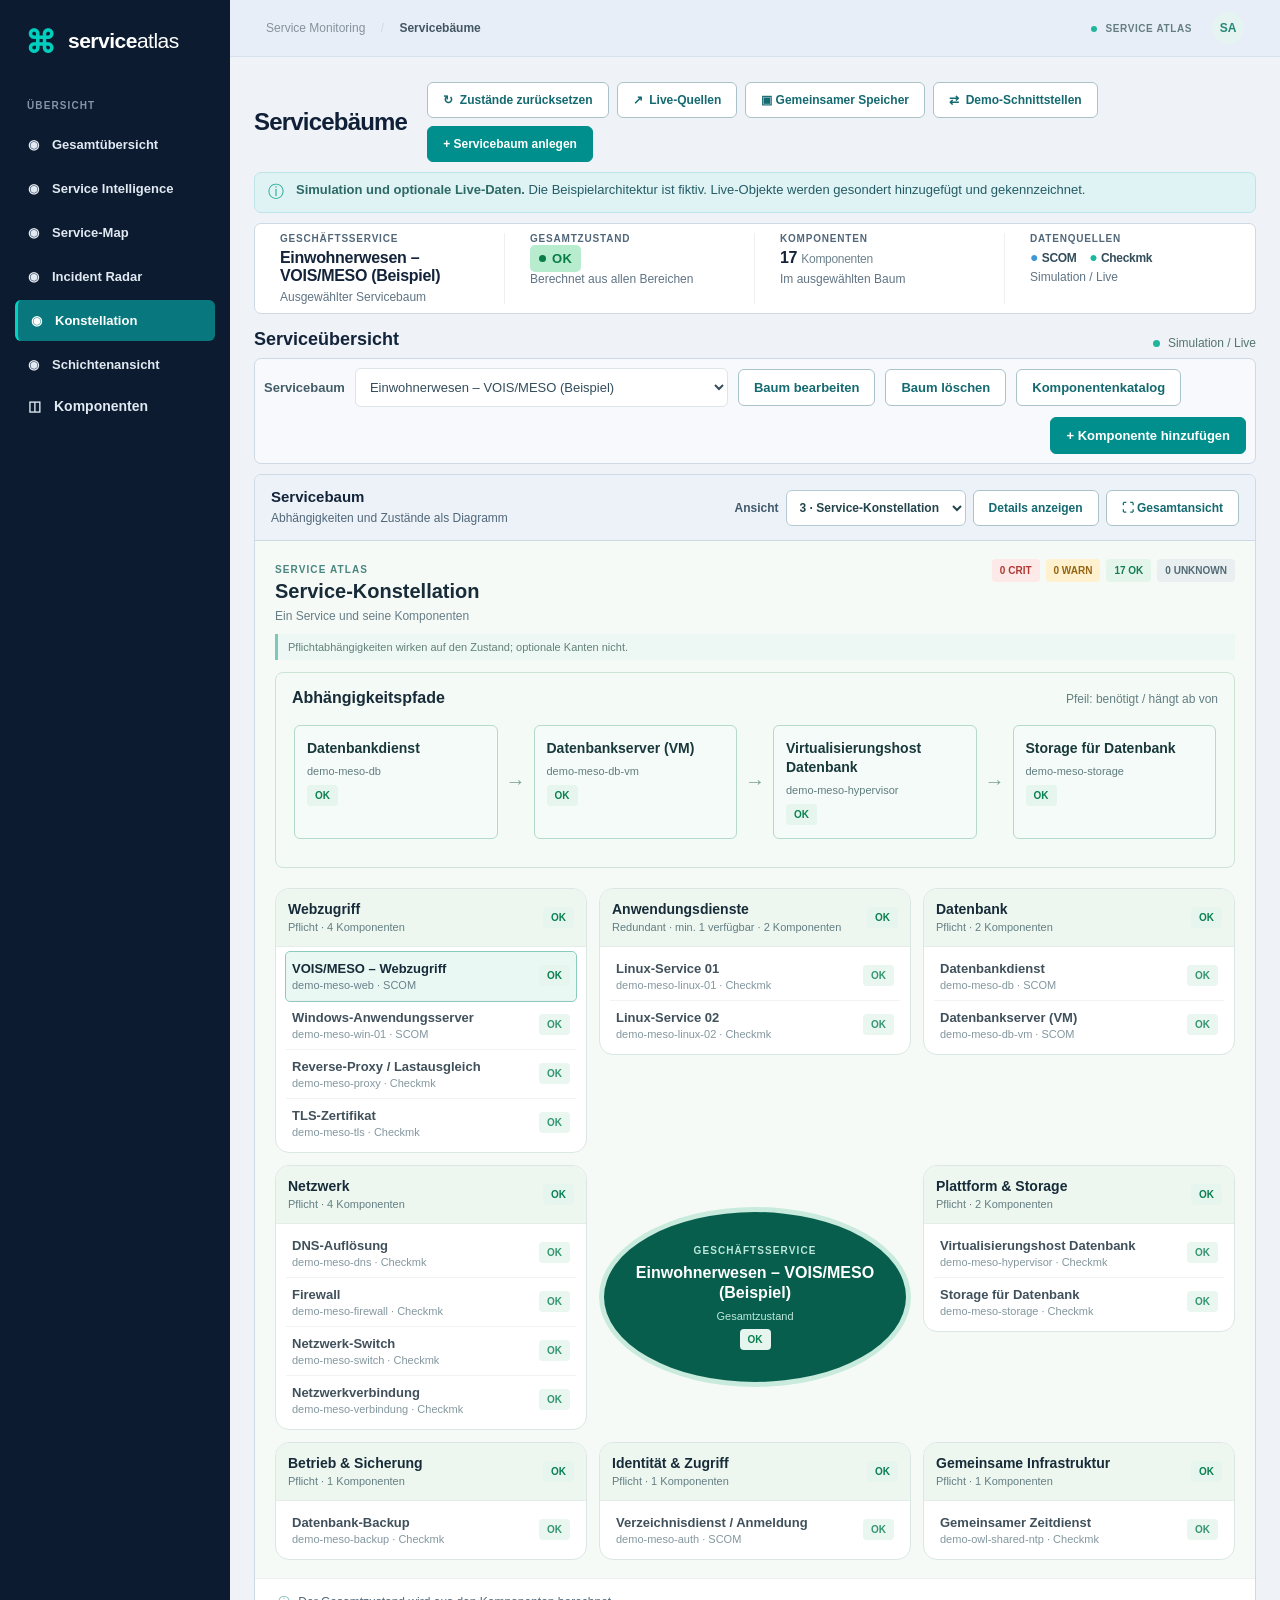
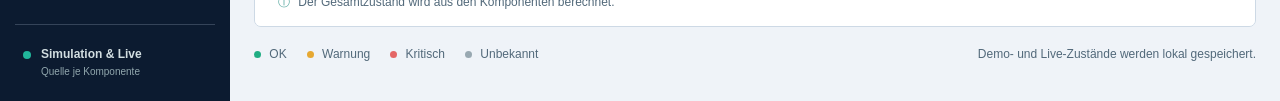
<file: service-konstellation.html>
<!doctype html><html lang="de"><head><meta charset="UTF-8"><meta name="viewport" content="width=device-width, initial-scale=1"><title>Service-Konstellation – Service Atlas</title><link rel="stylesheet" href="style.css?v=13"></head><body data-design="constellation"><div class="shell"><aside class="sidebar"><div class="brand"><span class="brandmark">⌘</span><span>service<span class="brandlight">atlas</span><small>OPERATIONS WORKSPACE</small></span></div><div class="nav-label">ÜBERSICHT</div><div class="nav-pages"><a class="nav nav-design" href="management.html">◉ <span>Gesamtübersicht</span></a><a class="nav nav-design" href="insights.html">◉ <span>Service Intelligence</span></a><a class="nav nav-design" href="service-map.html" data-design-nav="map">◉ <span>Service-Map</span></a><a class="nav nav-design" href="incident-radar.html" data-design-nav="radar">◉ <span>Incident Radar</span></a><a class="nav nav-design" href="service-konstellation.html" data-design-nav="constellation">◉ <span>Konstellation</span></a><a class="nav nav-design" href="schichtenansicht.html" data-design-nav="layers">◉ <span>Schichtenansicht</span></a></div><button class="nav" id="navComponents">◫ <span>Komponenten</span></button><div class="sidebar-bottom"><span class="signal"></span><div><strong>Simulation & Live</strong><small>Quelle je Komponente</small></div></div></aside><main><header class="top"><span>Service Monitoring <span class="slash">/</span> <strong>Servicebäume</strong></span><div><span class="demo-pill"><i></i> SERVICE ATLAS</span><span class="avatar">SA</span></div></header><div class="content"><div class="heading"><div><h1>Servicebäume</h1><p>Abhängigkeiten und Zustände auf einen Blick.</p></div><div class="actions"><button class="reset" id="reset">↻ &nbsp;Zustände zurücksetzen</button><button class="reset" id="openLive">↗ &nbsp;Live-Quellen</button><button class="reset" id="openBridge">⇄ &nbsp;Demo-Schnittstellen</button><button class="primary" id="newTree">+ Servicebaum anlegen</button></div></div><div class="notice"><span>ⓘ</span><div><strong>Simulation und optionale Live-Daten.</strong> Die Beispielarchitektur ist fiktiv. Live-Objekte werden gesondert hinzugefügt und gekennzeichnet.</div></div><div class="stats"><div><small>GESCHÄFTSSERVICE</small><strong id="treeName">Kundenportal</strong><span>Ausgewählter Servicebaum</span></div><div><small>GESAMTZUSTAND</small><strong id="overall"></strong><span>Berechnet aus allen Bereichen</span></div><div><small>KOMPONENTEN</small><strong id="componentCount">5 <em>Komponenten</em></strong><span>Im ausgewählten Baum</span></div><div><small>DATENQUELLEN</small><strong class="sources">● <span>SCOM</span> <b>●</b> <span>Checkmk</span></strong><span>Simulation / Live</span></div></div><div class="section-head"><div><h2>Serviceübersicht</h2><p>Wähle eine Komponente, um ihren Zustand zu simulieren.</p></div><span class="updated"><i></i> Simulation / Live</span></div><div class="toolbar"><label for="treeSelect">Servicebaum</label><select id="treeSelect"></select><button class="reset" id="editTree">Baum bearbeiten</button><button class="reset" id="deleteTree">Baum löschen</button><button class="reset" id="openCatalog">Komponentenkatalog</button><button class="primary" id="newComponent">+ Komponente hinzufügen</button></div><div class="workspace" id="workspace"><section class="tree-panel table-view" id="treePanel"><div class="panel-top"><div><h3>Servicebaum</h3><p>Abhängigkeiten und Zustände als Diagramm</p></div><div class="view-actions"><label class="view-picker">Ansicht <select id="designView"><option value="map">1 · Service-Map</option><option value="radar">2 · Incident Radar</option><option value="constellation">3 · Service-Konstellation</option><option value="layers">4 · Schichtenansicht</option><option value="list">Listenansicht</option><option value="diagram">Knotendiagramm</option></select></label><button class="reset" id="toggleDetails" aria-controls="detailPanel" aria-expanded="true">Details ausblenden</button><button class="reset graph-focus-button" id="focusGraph" aria-pressed="false">⛶ Gesamtansicht</button></div></div><div class="graph-scroll" tabindex="0" aria-label="Servicebaum: Diagramm horizontal verschieben"><div id="tree"></div></div><div class="graph-hint">↔ Diagramm bei Bedarf seitlich verschieben</div><div class="tree-footer"><span>ⓘ</span> Der Gesamtzustand wird aus den Komponenten berechnet.</div></section><section class="detail-panel" id="detailPanel"><div class="panel-top"><div><h3>Komponentendetails</h3><p>Simulation &amp; Eigenschaften</p></div></div><div id="details"></div></section></div><div class="legend"><span><i class="dot ok"></i> OK</span><span><i class="dot warn"></i> Warnung</span><span><i class="dot crit"></i> Kritisch</span><span><i class="dot unknown"></i> Unbekannt</span><span class="legend-note">Demo- und Live-Zustände werden lokal gespeichert.</span></div></div></main></div><dialog id="editor"><form id="editorForm"><div class="modal-head"><h2 id="editorTitle"></h2><button type="button" class="close" id="closeEditor" aria-label="Schließen">×</button></div><div id="editorFields"></div><p id="formError" class="form-error" role="alert"></p><div class="modal-actions"><button type="button" class="reset" id="cancelEditor">Abbrechen</button><button class="primary" type="submit">Speichern</button></div></form></dialog><dialog id="catalogDialog"><div class="modal-head"><h2>Komponentenkatalog</h2><button type="button" class="close" id="closeCatalog" aria-label="Schließen">×</button></div><p class="bridge-note">Gemeinsame Komponenten können in mehreren Bäumen verwendet werden. Zustands- und Stammdatenänderungen gelten für alle Verwendungen.</p><label class="field">Komponente<select id="catalogSelect"></select></label><div id="catalogInfo"></div><label class="field">Bereich im aktuellen Baum<input id="catalogGroup" value="Gemeinsame Infrastruktur" maxlength="120"></label><button class="primary" id="attachCatalog">Zum aktuellen Baum hinzufügen</button><p id="catalogMessage" class="detail-copy" role="status"></p></dialog><dialog id="bridgeDialog"><div class="modal-head"><h2>SCOM &amp; Checkmk</h2><button type="button" class="close" id="closeBridge" aria-label="Schließen">×</button></div><p class="bridge-note">Simulierte Schnittstellen – keine Verbindung zu echten Systemen. Ändere Quellzustände und synchronisiere sie anschließend mit dem ausgewählten Baum.</p><label class="field">Quelle<select id="bridgeSource"><option>SCOM</option><option>Checkmk</option></select></label><label class="field">Objekt aus der Quelle<select id="bridgeObject"></select></label><div id="bridgeInfo"></div><label class="field">Simulierter Quellzustand<select id="bridgeState"></select></label><div class="bridge-actions"><button class="reset" id="addFromBridge">+ Objekt zum Baum</button><button class="primary" id="syncBridge">Baum synchronisieren</button></div><p id="bridgeResult" class="detail-copy" role="status"></p></dialog><script src="model.js?v=5"></script><script src="catalog.js?v=2"></script><script src="bridge.js?v=2"></script><script src="owl-examples.js?v=4"></script><script src="views.js?v=6"></script><script src="app.js?v=15"></script><script src="live-ui.js?v=1"></script><script src="workspace-ui.js?v=1"></script></body></html>
</file>
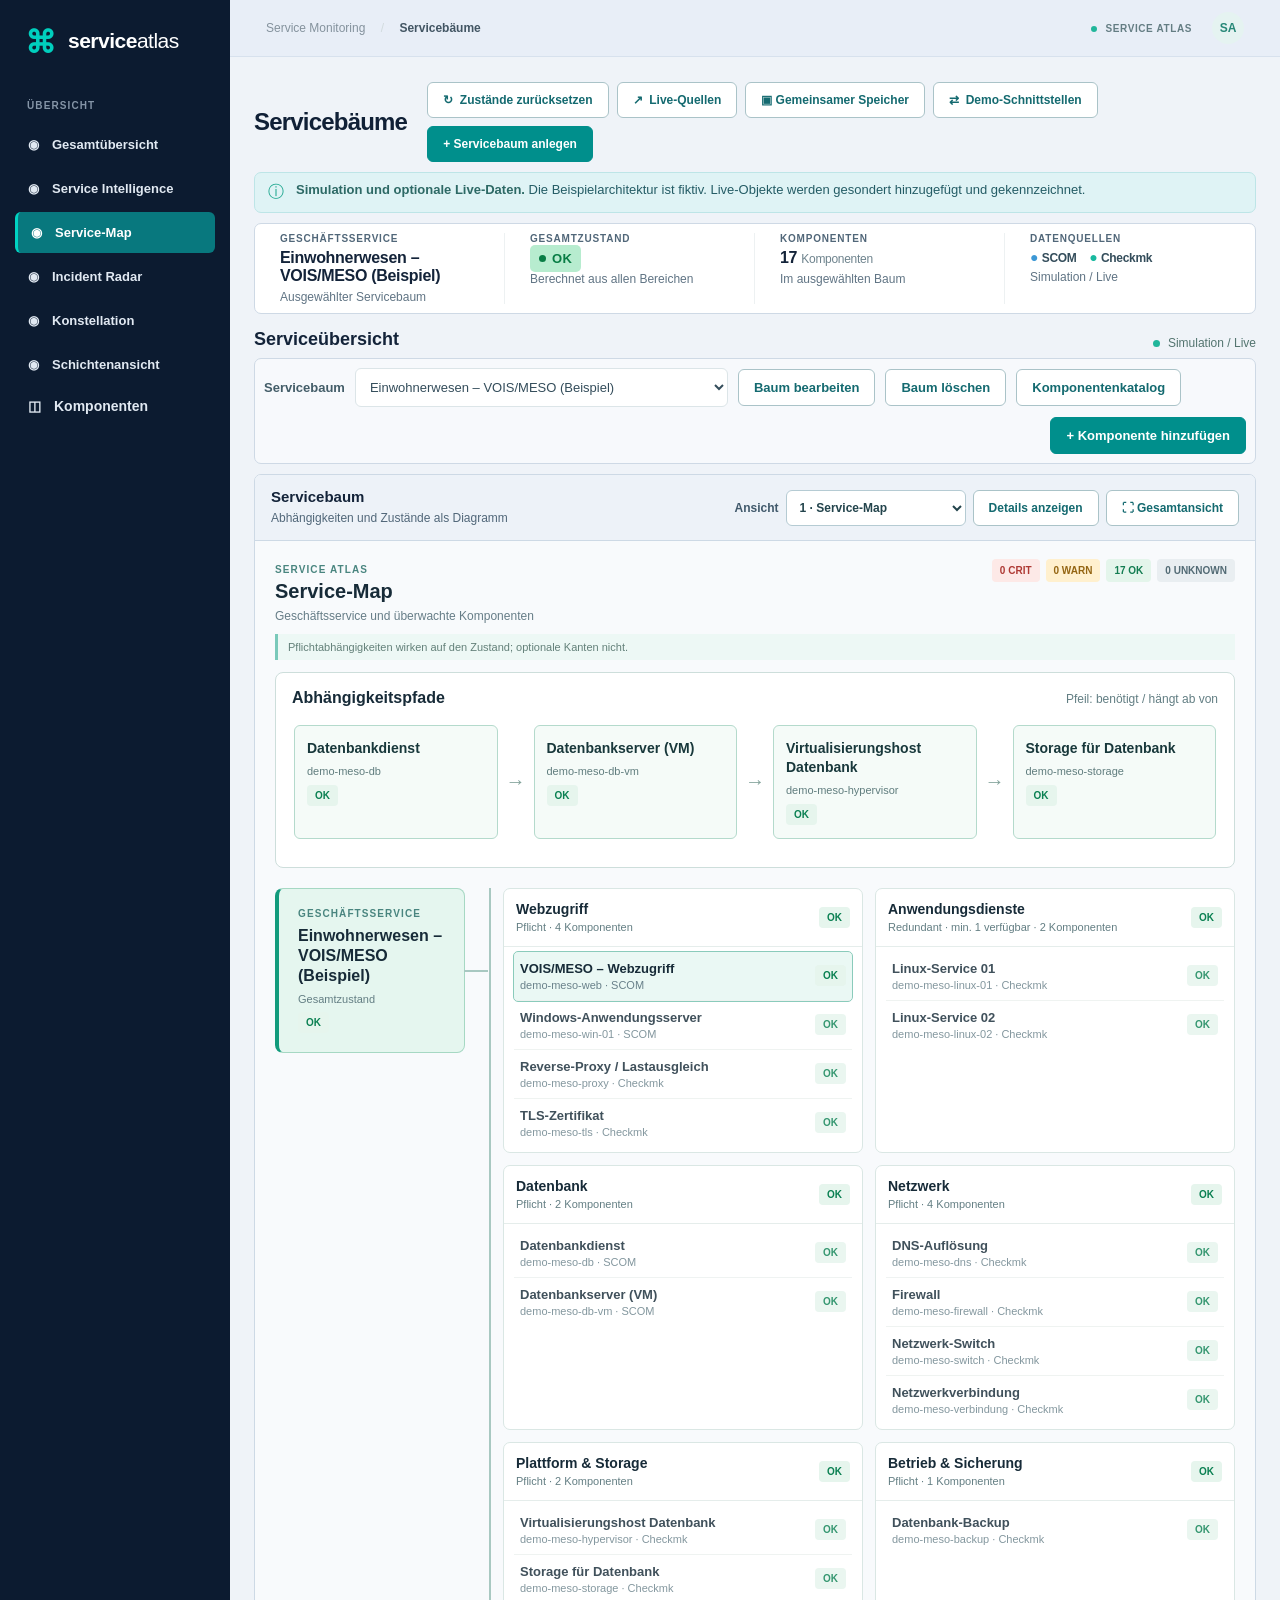
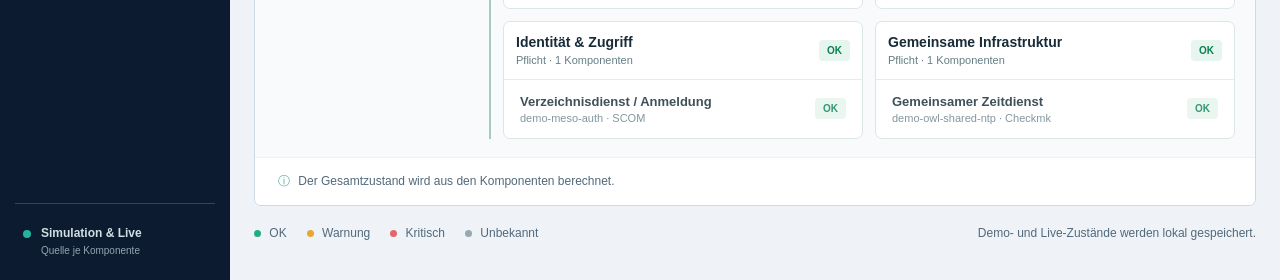
<file: service-map.html>
<!doctype html><html lang="de"><head><meta charset="UTF-8"><meta name="viewport" content="width=device-width, initial-scale=1"><title>Service-Map – Service Atlas</title><link rel="stylesheet" href="style.css?v=13"></head><body data-design="map"><div class="shell"><aside class="sidebar"><div class="brand"><span class="brandmark">⌘</span><span>service<span class="brandlight">atlas</span><small>OPERATIONS WORKSPACE</small></span></div><div class="nav-label">ÜBERSICHT</div><div class="nav-pages"><a class="nav nav-design" href="management.html">◉ <span>Gesamtübersicht</span></a><a class="nav nav-design" href="insights.html">◉ <span>Service Intelligence</span></a><a class="nav nav-design" href="service-map.html" data-design-nav="map">◉ <span>Service-Map</span></a><a class="nav nav-design" href="incident-radar.html" data-design-nav="radar">◉ <span>Incident Radar</span></a><a class="nav nav-design" href="service-konstellation.html" data-design-nav="constellation">◉ <span>Konstellation</span></a><a class="nav nav-design" href="schichtenansicht.html" data-design-nav="layers">◉ <span>Schichtenansicht</span></a></div><button class="nav" id="navComponents">◫ <span>Komponenten</span></button><div class="sidebar-bottom"><span class="signal"></span><div><strong>Simulation & Live</strong><small>Quelle je Komponente</small></div></div></aside><main><header class="top"><span>Service Monitoring <span class="slash">/</span> <strong>Servicebäume</strong></span><div><span class="demo-pill"><i></i> SERVICE ATLAS</span><span class="avatar">SA</span></div></header><div class="content"><div class="heading"><div><h1>Servicebäume</h1><p>Abhängigkeiten und Zustände auf einen Blick.</p></div><div class="actions"><button class="reset" id="reset">↻ &nbsp;Zustände zurücksetzen</button><button class="reset" id="openLive">↗ &nbsp;Live-Quellen</button><button class="reset" id="openBridge">⇄ &nbsp;Demo-Schnittstellen</button><button class="primary" id="newTree">+ Servicebaum anlegen</button></div></div><div class="notice"><span>ⓘ</span><div><strong>Simulation und optionale Live-Daten.</strong> Die Beispielarchitektur ist fiktiv. Live-Objekte werden gesondert hinzugefügt und gekennzeichnet.</div></div><div class="stats"><div><small>GESCHÄFTSSERVICE</small><strong id="treeName">Kundenportal</strong><span>Ausgewählter Servicebaum</span></div><div><small>GESAMTZUSTAND</small><strong id="overall"></strong><span>Berechnet aus allen Bereichen</span></div><div><small>KOMPONENTEN</small><strong id="componentCount">5 <em>Komponenten</em></strong><span>Im ausgewählten Baum</span></div><div><small>DATENQUELLEN</small><strong class="sources">● <span>SCOM</span> <b>●</b> <span>Checkmk</span></strong><span>Simulation / Live</span></div></div><div class="section-head"><div><h2>Serviceübersicht</h2><p>Wähle eine Komponente, um ihren Zustand zu simulieren.</p></div><span class="updated"><i></i> Simulation / Live</span></div><div class="toolbar"><label for="treeSelect">Servicebaum</label><select id="treeSelect"></select><button class="reset" id="editTree">Baum bearbeiten</button><button class="reset" id="deleteTree">Baum löschen</button><button class="reset" id="openCatalog">Komponentenkatalog</button><button class="primary" id="newComponent">+ Komponente hinzufügen</button></div><div class="workspace" id="workspace"><section class="tree-panel table-view" id="treePanel"><div class="panel-top"><div><h3>Servicebaum</h3><p>Abhängigkeiten und Zustände als Diagramm</p></div><div class="view-actions"><label class="view-picker">Ansicht <select id="designView"><option value="map">1 · Service-Map</option><option value="radar">2 · Incident Radar</option><option value="constellation">3 · Service-Konstellation</option><option value="layers">4 · Schichtenansicht</option><option value="list">Listenansicht</option><option value="diagram">Knotendiagramm</option></select></label><button class="reset" id="toggleDetails" aria-controls="detailPanel" aria-expanded="true">Details ausblenden</button><button class="reset graph-focus-button" id="focusGraph" aria-pressed="false">⛶ Gesamtansicht</button></div></div><div class="graph-scroll" tabindex="0" aria-label="Servicebaum: Diagramm horizontal verschieben"><div id="tree"></div></div><div class="graph-hint">↔ Diagramm bei Bedarf seitlich verschieben</div><div class="tree-footer"><span>ⓘ</span> Der Gesamtzustand wird aus den Komponenten berechnet.</div></section><section class="detail-panel" id="detailPanel"><div class="panel-top"><div><h3>Komponentendetails</h3><p>Simulation &amp; Eigenschaften</p></div></div><div id="details"></div></section></div><div class="legend"><span><i class="dot ok"></i> OK</span><span><i class="dot warn"></i> Warnung</span><span><i class="dot crit"></i> Kritisch</span><span><i class="dot unknown"></i> Unbekannt</span><span class="legend-note">Demo- und Live-Zustände werden lokal gespeichert.</span></div></div></main></div><dialog id="editor"><form id="editorForm"><div class="modal-head"><h2 id="editorTitle"></h2><button type="button" class="close" id="closeEditor" aria-label="Schließen">×</button></div><div id="editorFields"></div><p id="formError" class="form-error" role="alert"></p><div class="modal-actions"><button type="button" class="reset" id="cancelEditor">Abbrechen</button><button class="primary" type="submit">Speichern</button></div></form></dialog><dialog id="catalogDialog"><div class="modal-head"><h2>Komponentenkatalog</h2><button type="button" class="close" id="closeCatalog" aria-label="Schließen">×</button></div><p class="bridge-note">Gemeinsame Komponenten können in mehreren Bäumen verwendet werden. Zustands- und Stammdatenänderungen gelten für alle Verwendungen.</p><label class="field">Komponente<select id="catalogSelect"></select></label><div id="catalogInfo"></div><label class="field">Bereich im aktuellen Baum<input id="catalogGroup" value="Gemeinsame Infrastruktur" maxlength="120"></label><button class="primary" id="attachCatalog">Zum aktuellen Baum hinzufügen</button><p id="catalogMessage" class="detail-copy" role="status"></p></dialog><dialog id="bridgeDialog"><div class="modal-head"><h2>SCOM &amp; Checkmk</h2><button type="button" class="close" id="closeBridge" aria-label="Schließen">×</button></div><p class="bridge-note">Simulierte Schnittstellen – keine Verbindung zu echten Systemen. Ändere Quellzustände und synchronisiere sie anschließend mit dem ausgewählten Baum.</p><label class="field">Quelle<select id="bridgeSource"><option>SCOM</option><option>Checkmk</option></select></label><label class="field">Objekt aus der Quelle<select id="bridgeObject"></select></label><div id="bridgeInfo"></div><label class="field">Simulierter Quellzustand<select id="bridgeState"></select></label><div class="bridge-actions"><button class="reset" id="addFromBridge">+ Objekt zum Baum</button><button class="primary" id="syncBridge">Baum synchronisieren</button></div><p id="bridgeResult" class="detail-copy" role="status"></p></dialog><script src="model.js?v=5"></script><script src="catalog.js?v=2"></script><script src="bridge.js?v=2"></script><script src="owl-examples.js?v=4"></script><script src="views.js?v=6"></script><script src="app.js?v=15"></script><script src="live-ui.js?v=1"></script><script src="workspace-ui.js?v=1"></script></body></html>
</file>
<file: style.css>
:root{font-family:Inter,Segoe UI,Arial,sans-serif;color:#15283a;background:#f5f7f9;font-size:14px}*{box-sizing:border-box}body{margin:0}.shell{display:flex;min-height:100vh}.sidebar{width:224px;background:#142b3a;color:#d2dee1;display:flex;flex-direction:column;padding:29px 16px;flex-shrink:0}.brand{display:flex;gap:11px;align-items:center;color:#fff;font-size:21px;font-weight:750;letter-spacing:-1px;margin:0 8px 54px}.brandmark{display:grid;place-items:center;width:34px;height:34px;border-radius:9px;background:#19b69f;color:white;font-size:24px}.brandlight{font-weight:400}.brand small{display:block;color:#839ba7;font-size:8px;letter-spacing:1.5px;margin-top:3px}.nav-label{font-size:10px;letter-spacing:1.1px;color:#77909d;font-weight:700;margin:0 12px 13px}.nav{width:100%;border:0;background:transparent;text-align:left;color:#b9cbd1;padding:13px;border-radius:6px;display:flex;gap:13px;cursor:pointer;font:inherit}.nav.active,.nav:hover{background:#254b54;color:white}.sidebar-bottom{margin-top:auto;border-top:1px solid #36505b;padding:22px 8px 0;display:flex;gap:10px;font-size:12px}.sidebar-bottom small{display:block;color:#91a7ad;margin-top:5px}.signal,.dot,.updated i,.demo-pill i{display:inline-block;width:8px;height:8px;border-radius:50%;background:#21b69b;flex-shrink:0}.signal{margin-top:4px}main{flex:1;min-width:0}.top{height:68px;background:#fff;border-bottom:1px solid #e5ebee;display:flex;align-items:center;justify-content:space-between;padding:0 40px;color:#84929d;font-size:12px}.top strong{color:#425563}.slash{padding:0 12px;color:#d1dadd}.top>div{display:flex;align-items:center;gap:20px}.demo-pill{font-size:10px;letter-spacing:.6px;font-weight:700;color:#647d83}.demo-pill i{width:6px;height:6px;margin-right:5px}.avatar{width:32px;height:32px;border-radius:50%;background:#e5f3f1;display:grid;place-items:center;color:#268777;font-weight:700}.content{max-width:1500px;margin:auto;padding:38px 40px}.heading{display:flex;align-items:end;justify-content:space-between;gap:20px}.eyebrow{font-size:10px;letter-spacing:1.5px;color:#719095;font-weight:750;margin-bottom:10px}h1{font-size:29px;letter-spacing:-.8px;margin:0;color:#142b3a}p{color:#81909c;margin:7px 0 0;line-height:1.5}.reset{background:white;border:1px solid #dce5e8;border-radius:6px;padding:10px 15px;color:#526975;font-weight:600;cursor:pointer}.notice{margin-top:27px;background:#eaf6f5;border:1px solid #d6edeb;border-radius:7px;padding:14px 17px;color:#537b7a;display:flex;gap:12px;font-size:12px}.notice>span{font-size:16px;color:#1ca68e}.notice strong{color:#2d6965}.stats{background:white;border:1px solid #e5ebed;border-radius:8px;display:grid;grid-template-columns:repeat(4,1fr);margin-top:22px;padding:22px 0;box-shadow:0 3px 12px #182f3b08}.stats>div{padding:0 25px;border-right:1px solid #edf1f2}.stats>div:last-child{border:0}.stats small{display:block;color:#97a7ae;font-size:9px;letter-spacing:1px;font-weight:750}.stats strong{display:block;margin-top:13px;font-size:19px;letter-spacing:-.3px}.stats strong em{font-style:normal;font-weight:500;font-size:12px;color:#6e838d}.stats div>span{display:block;color:#9aa8ae;font-size:11px;margin-top:5px}.sources{color:#3d98d5!important;font-size:14px!important}.sources span{color:#344d5b;font-size:12px}.sources b{color:#19b99f;margin-left:9px}.section-head{display:flex;align-items:end;justify-content:space-between;margin:35px 0 16px}.section-head h2{font-size:19px;margin:0}.section-head p{font-size:12px}.updated{font-size:11px;color:#718992}.updated i{width:7px;height:7px;margin-right:5px}.workspace{display:grid;grid-template-columns:minmax(0,1.7fr) minmax(270px,1fr);gap:20px}.tree-panel,.detail-panel{background:white;border:1px solid #e4eaed;border-radius:8px;overflow:hidden;box-shadow:0 3px 12px #182f3b08}.panel-top{display:flex;justify-content:space-between;align-items:start;padding:21px 23px;border-bottom:1px solid #edf1f2}.panel-top h3{font-size:14px;margin:0}.panel-top p{font-size:11px;margin-top:4px}.small-tag{font-size:9px;letter-spacing:.7px;color:#90a0a7;font-weight:700}.dots{color:#94a8ad}.tree{padding:17px 23px 20px}.root,.group,.leaf{display:flex;align-items:center;gap:10px;min-height:45px}.root{background:#f3f8f8;border-radius:6px;padding:0 12px;font-weight:700}.group{margin-left:20px;border-left:1px solid #dce8e7;padding-left:15px;font-weight:650}.leaf{margin-left:35px;border-left:1px solid #dce8e7;padding-left:18px;border-radius:0 5px 5px 0;cursor:pointer;font-size:12px}.leaf:hover,.leaf.selected{background:#f1f8f7}.node-icon{display:grid;place-items:center;background:#e7f3f2;color:#278e80;width:26px;height:26px;border-radius:6px;font-size:13px;flex-shrink:0}.leaf .node-icon{background:#f3f6f7;color:#6b828a}.grow{flex:1;min-width:0}.source{font-size:10px;color:#93a3aa;margin-right:6px}.badge{font-size:10px;font-weight:750;padding:5px 8px;border-radius:4px;white-space:nowrap}.badge.ok{background:#e8f7f1;color:#19936d}.badge.warn{background:#fff5df;color:#bd8217}.badge.crit{background:#feebeb;color:#cf4e4e}.badge.unknown{background:#eef1f4;color:#778994}.tree-footer{border-top:1px solid #edf1f2;padding:15px 23px;color:#90a0a8;font-size:11px}.tree-footer span{color:#56a79e;margin-right:5px}#details{padding:24px}.detail-icon{width:42px;height:42px;display:grid;place-items:center;border-radius:9px;background:#e8f5f3;color:#159c87;font-size:20px}.detail-title{font-size:19px;font-weight:700;margin:16px 0 5px;overflow-wrap:anywhere}.detail-sub{font-size:12px;color:#8b9ca4}.detail-sep{border:0;border-top:1px solid #edf1f2;margin:23px 0}.label{font-size:10px;letter-spacing:.8px;color:#96a6ae;font-weight:700}.current{display:flex;align-items:center;justify-content:space-between;margin:12px 0}.detail-copy{font-size:12px;color:#8b9ca4;line-height:1.6}.state-grid{display:grid;grid-template-columns:1fr 1fr;gap:8px;margin-top:13px}.state-btn{background:white;border:1px solid #e3e9eb;border-radius:6px;padding:10px;text-align:left;color:#536a75;font-size:12px;cursor:pointer}.state-btn.chosen{border-color:#1bb29b;background:#f0faf8;color:#147d70;font-weight:700}.state-btn .dot{margin-right:7px;width:7px;height:7px}.dot.ok{background:#20ad83}.dot.warn{background:#e6a832}.dot.crit{background:#e46666}.dot.unknown{background:#98a8b1}.metadata{display:flex;justify-content:space-between;color:#8da0a7;font-size:11px;margin:15px 0}.metadata strong{color:#526a75}.legend{display:flex;align-items:center;gap:20px;margin-top:20px;color:#8b9ca4;font-size:11px}.legend .dot{width:7px;height:7px;margin-right:5px}.legend-note{margin-left:auto}@media(max-width:900px){.sidebar{width:65px;padding:22px 10px}.brand{margin:0 0 50px}.brand>span:last-child,.nav-label,.nav span,.sidebar-bottom div{display:none}.nav{justify-content:center}.sidebar-bottom{justify-content:center}.stats{grid-template-columns:1fr 1fr;gap:20px}.stats>div:nth-child(2){border:0}.workspace{grid-template-columns:1fr}.content{padding:25px}.top{padding:0 25px}}@media(max-width:550px){.sidebar{display:none}.heading{align-items:start;flex-direction:column}.stats>div{padding:0 15px}.content{padding:22px 15px}.top{padding:0 15px}.demo-pill{display:none}.legend{flex-wrap:wrap;gap:12px}.legend-note{width:100%;margin:0}.source{display:none}}
.actions,.toolbar,.detail-actions,.modal-actions{display:flex;align-items:center;gap:9px;flex-wrap:wrap}.primary{background:#149d8b;color:white;border:1px solid #149d8b;border-radius:6px;padding:10px 15px;font-weight:700;cursor:pointer}.primary:hover{background:#118674}.toolbar{margin:0 0 14px}.toolbar label{font-weight:700;color:#617780;font-size:12px}.toolbar select,.field input,.field select{border:1px solid #dce5e8;border-radius:6px;background:white;padding:10px;color:#344d5b;font:inherit}.toolbar select{min-width:200px}.toolbar .primary{margin-left:auto}.leaf{width:calc(100% - 35px);border-top:0;border-right:0;border-bottom:0;text-align:left;background:transparent;font-family:inherit;color:inherit}.leaf.selected,.leaf:hover{background:#f1f8f7}.group-mode{color:#9aabb0;font-size:10px;font-weight:400;margin-left:5px}.empty{padding:18px;color:#879ba4;font-size:12px}.detail-actions{margin-top:25px}.danger{color:#bc5555}dialog{width:min(480px,calc(100% - 30px));border:0;border-radius:10px;padding:26px;box-shadow:0 20px 80px #102a3a44;color:#15283a}dialog::backdrop{background:#10263188}.modal-head{display:flex;justify-content:space-between;align-items:center;margin-bottom:20px}.modal-head h2{font-size:19px;margin:0}.close{border:0;background:transparent;font-size:25px;color:#7c9099;cursor:pointer}.field{display:block;font-size:12px;font-weight:650;color:#4b626d;margin:14px 0}.field input,.field select{display:block;width:100%;margin-top:6px}.field small{display:block;color:#8c9da5;font-weight:400;margin-top:5px}.modal-actions{justify-content:flex-end;margin-top:20px}.form-error{color:#c34c4c;font-size:12px}.toolbar button{white-space:nowrap}@media(max-width:650px){.toolbar .primary{margin-left:0}.actions{width:100%}}
.bridge-note{font-size:12px;line-height:1.6;color:#65818a}.bridge-object{display:flex;flex-direction:column;gap:7px;padding:14px;background:#f1f8f7;border-radius:6px;color:#527079;font-size:12px}.bridge-object strong{color:#1a3946}.bridge-actions{display:flex;justify-content:space-between;gap:8px;flex-wrap:wrap;margin-top:20px}#bridgeDialog{max-height:90vh;overflow:auto}
/* Service cockpit: larger tree rows, clearer hierarchy and state contrast. */
:root{font-size:15px;color:#172e3b;background:#f3f6f7}.sidebar{width:204px;background:#132c3a}.brand{margin-bottom:48px}.content{max-width:1600px;padding:30px 36px 45px}.top{height:58px;padding:0 36px}.heading{align-items:center}.heading h1{font-size:30px}.heading p,.section-head p{color:#607783;font-size:14px}.actions .reset,.actions .primary{font-size:12px}.notice{margin-top:22px;padding:12px 16px;font-size:13px;color:#386e6a}.stats{margin-top:18px;padding:17px 0}.stats small,.label{font-size:11px;color:#667e88;letter-spacing:.8px}.stats strong{margin-top:9px;font-size:18px}.stats div>span{font-size:12px;color:#71858e}.stats .badge{font-size:13px}.section-head{margin:28px 0 14px}.section-head h2{font-size:20px}.updated{font-size:12px;color:#53746f}.toolbar{margin-bottom:16px;gap:10px}.toolbar label{font-size:13px;color:#435d68}.toolbar select{min-width:260px;font-size:13px}.workspace{grid-template-columns:minmax(0,2.4fr) minmax(300px,340px);align-items:start;gap:18px}.panel-top{padding:19px 24px}.panel-top h3{font-size:16px}.panel-top p{font-size:12px;color:#71858e}.small-tag{font-size:10px;color:#71858e}.tree{padding:22px 24px 25px}.root,.group,.leaf{min-height:61px;gap:13px}.root{border:1px solid #d7e8e6;background:#eef7f5;border-radius:8px;padding:10px 15px}.root.state-crit{border-color:#ecc6c4;background:#fdf4f3}.root.state-warn{border-color:#ead8ae;background:#fff9ed}.branches{margin-left:27px;padding:13px 0 0 25px;border-left:2px solid #cbdcda}.branch{position:relative;margin-bottom:12px}.branch:last-child{margin-bottom:0}.branch:before{content:'';position:absolute;top:31px;left:-25px;width:25px;border-top:2px solid #cbdcda}.group{margin:0;padding:10px 14px;border:1px solid #dfe8e9;border-radius:7px;background:#f9fbfb}.branch.state-crit>.group{border-color:#eac2bf;background:#fff5f4}.branch.state-warn>.group{border-color:#ead7a9;background:#fffaf0}.leaves{border-left:2px solid #d4e1e1;margin-left:27px;padding:5px 0 1px 21px}.leaf{position:relative;width:100%;margin:3px 0;padding:9px 13px;border:1px solid transparent;border-radius:6px;font-size:14px;min-height:57px}.leaf:before{content:'';position:absolute;left:-22px;top:50%;width:21px;border-top:2px solid #d4e1e1}.leaf:hover{background:#f1f7f6}.leaf.selected{background:#e8f5f2;border-color:#9ccfc5}.leaf.state-crit:not(.selected){background:#fff7f6}.node-icon{width:34px;height:34px;font-size:16px}.node-name,.node-caption{display:block;overflow-wrap:anywhere}.node-name{font-size:14px;font-weight:700;line-height:1.3}.root .node-name{font-size:16px}.leaf .node-name{font-weight:600}.node-caption{font-size:12px;font-weight:400;color:#617b84;line-height:1.35;margin-top:3px}.source{font-size:11px;color:#4c6975;background:#edf3f4;border-radius:4px;padding:5px 7px;margin:0}.badge{font-size:11px;font-weight:800;letter-spacing:.2px;min-width:60px;text-align:center;padding:7px 8px}.badge.ok{background:#e0f4eb;color:#087649}.badge.warn{background:#fff0cd;color:#855700}.badge.crit{background:#fde5e3;color:#a42f2c}.badge.unknown{background:#e8edf0;color:#536a76}.tree-footer{font-size:12px;color:#657d87}.detail-panel{position:sticky;top:15px}#details{padding:20px 24px}.detail-icon{width:38px;height:38px}.detail-title{font-size:18px;margin-top:12px}.detail-sub,.detail-copy{color:#647d87;font-size:13px}.detail-sep{margin:19px 0}.state-btn{font-size:13px;padding:11px;color:#3f5d68}.metadata{font-size:12px;color:#657e88}.metadata strong{color:#314f5b;overflow-wrap:anywhere;text-align:right;margin-left:10px}.legend{font-size:12px;color:#617984}.reset,.primary{font:600 13px Inter,Segoe UI,Arial,sans-serif}.reset{color:#405e6a;border-color:#d4e0e2}.reset:hover{background:#f1f7f6}.reset:focus-visible,.primary:focus-visible,.leaf:focus-visible,.state-btn:focus-visible,select:focus-visible{outline:3px solid #149d8b;outline-offset:2px}
@media(max-width:1050px){.sidebar{width:65px;padding:22px 10px}.brand{margin:0 0 50px}.brand>span:last-child,.nav-label,.nav span,.sidebar-bottom div{display:none}.nav{justify-content:center}.sidebar-bottom{justify-content:center}.workspace{grid-template-columns:minmax(0,1fr) 300px}.content{padding:25px}.top{padding:0 25px}}
@media(max-width:760px){.workspace{grid-template-columns:1fr}.detail-panel{position:static}.heading{align-items:flex-start;flex-direction:column}.stats{grid-template-columns:1fr 1fr;gap:18px}.stats>div:nth-child(2){border:0}.toolbar .primary{margin-left:0}.toolbar select{flex:1;min-width:0}}
@media(max-width:550px){.sidebar{display:none}.content{padding:20px 14px}.top{padding:0 14px}.demo-pill{display:none}.tree{padding:15px 12px}.branches{margin-left:14px;padding-left:14px}.branch:before{left:-14px;width:14px}.leaves{margin-left:15px;padding-left:12px}.leaf:before{left:-13px;width:12px}.source{display:inline;font-size:10px;padding:4px}.leaf{gap:7px;padding:8px 6px}.leaf .node-icon{display:none}.node-name{font-size:13px}.node-caption{font-size:11px}.badge{min-width:49px;font-size:10px;padding:6px 5px}.legend{flex-wrap:wrap;gap:12px}.legend-note{width:100%;margin:0}}
@media(max-width:550px){
  .content{padding-top:16px}
  .heading h1{font-size:26px}
  .heading p{font-size:13px}
  .actions{display:grid;grid-template-columns:1fr 1fr;gap:8px}
  .actions .reset,.actions .primary{min-height:44px;padding:9px 8px;font-size:12px}
  .actions .primary{grid-column:1 / -1}
  .notice{margin-top:16px}
  .stats{display:grid;grid-template-columns:1fr 1fr;gap:0;padding:0}
  .stats>div{padding:13px 15px;min-width:0}
  .stats>div:first-child{grid-column:1 / -1;border-right:0;border-bottom:1px solid #edf1f2}
  .stats>div:nth-child(2){border-right:1px solid #edf1f2}
  .stats>div:last-child{grid-column:1 / -1;border-top:1px solid #edf1f2}
  .stats strong{margin-top:5px;font-size:16px;overflow-wrap:anywhere}
  .stats div>span{margin-top:3px}
  .section-head{align-items:start;gap:12px;margin-top:23px}
  .section-head p{font-size:13px}
  .updated{flex-shrink:0;white-space:nowrap}
  .toolbar{display:grid;grid-template-columns:1fr 1fr;gap:8px}
  .toolbar label,.toolbar select,.toolbar .primary{grid-column:1 / -1}
  .toolbar label{margin-bottom:-2px}
  .toolbar select{width:100%;min-height:44px}
  .toolbar button{min-height:44px;white-space:normal}
  .tree-panel .panel-top,.detail-panel .panel-top{padding:16px}
  .leaf{min-height:58px}
  .leaf .source{flex-shrink:0}
  .state-btn{min-height:44px}
  #details{padding:18px}
}
/* Graphical tree: a visual spine with clearly differentiated service levels. */
.tree-panel{background:#fbfcfc}
.tree-panel .panel-top{background:#fff}
.tree{padding:26px 28px 30px;background:linear-gradient(180deg,#f7faf9 0%,#fbfcfc 250px)}
.root{position:relative;min-height:76px;border:1px solid #badbd5;background:linear-gradient(110deg,#e4f4ef,#f6fbfa);box-shadow:0 4px 12px #1a625d0a;padding:13px 18px}
.root:before{content:'';position:absolute;left:0;top:12px;bottom:12px;width:4px;border-radius:0 4px 4px 0;background:#199d88}
.root .node-icon{width:42px;height:42px;color:#fff;background:#168f7d;box-shadow:0 4px 9px #0c82772b;font-size:21px}
.root .node-name{font-size:17px;letter-spacing:-.2px}
.root .node-caption{color:#537972}
.root.state-warn{background:linear-gradient(110deg,#fff2d2,#fffbf3);border-color:#eed7a6}
.root.state-warn:before{background:#dc9d22}
.root.state-warn .node-icon{background:#c9901c}
.root.state-crit{background:linear-gradient(110deg,#fee9e6,#fff9f8);border-color:#ebbfbb}
.root.state-crit:before{background:#cd5550}
.root.state-crit .node-icon{background:#c8524b}
.branches{border-left:2px solid #a9c8c3;margin-left:32px;padding-left:27px}
.branch{margin-bottom:15px}.branch:before{left:-27px;width:27px;border-color:#a9c8c3;top:35px}
.group{min-height:69px;border-color:#dce9e7;background:white;box-shadow:0 2px 7px #183a3610;padding:11px 14px}
.group .node-icon{width:38px;height:38px;background:#e6f2f0;color:#127e70;border:1px solid #d5e9e5}
.group .node-name{font-size:15px}.group .node-caption{color:#647e84}
.branch.state-warn>.group{background:#fff9eb;border-color:#e9cc90;box-shadow:inset 3px 0 #e1a530}
.branch.state-crit>.group{background:#fff4f2;border-color:#e9b6b1;box-shadow:inset 3px 0 #d85a52}
.branch.state-unknown>.group{background:#f1f5f7;border-color:#cbd7dc;box-shadow:inset 3px 0 #899aa3}
.leaves{border-color:#c8d9d6;margin-left:31px;padding-left:19px}
.leaf{background:#fff;border:1px solid #e6efed;box-shadow:0 2px 5px #183a3608;margin:6px 0;min-height:65px;padding:10px 13px}
.leaf:before{border-color:#c8d9d6;left:-20px;width:19px}
.leaf .node-icon{background:#f0f6f5;color:#537e78;border:1px solid #e2eeec}
.leaf.selected{border-color:#58aa9c;background:#e8f7f3;box-shadow:0 0 0 1px #79c4b8}
.leaf.state-crit:not(.selected){background:#fff8f7;border-color:#efd4d1}
.source{font-weight:700;color:#4d6875;border:1px solid #e0e9ea;background:#f3f7f7}
.badge{border-radius:20px;min-width:69px;padding:7px 10px;letter-spacing:.3px}
.badge:before{content:'';display:inline-block;width:7px;height:7px;border-radius:50%;background:currentColor;margin-right:6px;vertical-align:1px}
.tree-footer{background:white}
@media(max-width:550px){.tree{padding:17px 12px 22px}.root{min-height:70px;padding:11px}.root .node-icon{width:33px;height:33px;font-size:17px}.root .node-name{font-size:14px}.branches{margin-left:15px;padding-left:14px}.branch:before{left:-14px;width:14px}.group{min-height:64px;padding:9px}.group .node-icon{width:31px;height:31px}.group .node-name{font-size:13px}.leaves{margin-left:15px;padding-left:12px}.leaf{min-height:61px;padding:8px 6px}.leaf:before{left:-13px;width:12px}.badge{min-width:54px;font-size:10px;padding:6px}.badge:before{width:6px;height:6px;margin-right:4px}}
/* Node diagram: horizontal relationships, independently scrollable on narrow screens. */
.graph-scroll{overflow-x:auto;overscroll-behavior-x:contain;scrollbar-color:#a6c6c0 #eef5f3;scrollbar-width:thin}
.graph-scroll:focus-visible{outline:3px solid #149d8b;outline-offset:-3px}
.tree{display:flex;align-items:center;width:max-content;min-width:100%;padding:28px 26px}
.tree>.root{width:210px;flex:0 0 210px;min-height:90px}
.tree>.root:after{content:'';position:absolute;width:36px;right:-36px;top:50%;border-top:2px solid #a9c8c3}
.branches{display:flex;flex-direction:column;margin:0 0 0 35px;padding:0 0 0 25px;border-left:2px solid #a9c8c3;min-width:0}
.branch{display:flex;align-items:center;position:relative;gap:30px;margin:8px 0;min-height:88px}
.branch:before{left:-25px;width:25px;top:50%}
.group{width:190px;flex:0 0 190px;min-height:80px;position:relative}
.group:after{content:'';position:absolute;right:-31px;width:30px;top:50%;border-top:2px solid #a9c8c3}
.group .node-name{font-size:14px}
.group .node-caption{font-size:11px}
.leaves{display:flex;flex-direction:column;justify-content:center;margin:0;padding:0 0 0 19px;border-left:2px solid #c8d9d6}
.leaf{width:235px;flex:0 0 auto;min-height:64px;margin:4px 0;padding:9px 10px}
.leaf .node-name{font-size:13px}
.leaf .node-caption{font-size:11px}
.leaf .node-icon{width:30px;height:30px}
.leaf:before{left:-20px;width:19px}
.root .node-caption,.group .node-caption,.leaf .node-caption{overflow-wrap:anywhere}
.graph-hint{display:none;padding:10px 20px 0;color:#617984;font-size:12px;background:#fbfcfc}
@media(max-width:1050px){.graph-hint{display:block}}
@media(max-width:550px){.tree{padding:18px 16px}.tree>.root{width:185px;flex-basis:185px;min-height:80px}.root .node-name{font-size:14px}.root .node-icon{display:grid;width:33px;height:33px}.branches{margin-left:30px;padding-left:20px}.tree>.root:after{width:31px;right:-31px}.branch:before{left:-20px;width:20px}.branch{gap:24px}.group{width:168px;flex-basis:168px}.group:after{width:24px;right:-25px}.group .node-icon{display:grid}.leaves{margin:0;padding-left:14px}.leaf{width:205px;margin:4px 0;padding:8px}.leaf:before{left:-15px;width:14px}.leaf .source{display:inline}.tree-footer{padding-top:12px}}
/* Keep names readable inside fixed-width diagram nodes. */
.tree{width:max-content;min-width:100%}
.tree>.root,.tree .group{display:grid;grid-template-columns:minmax(0,1fr) auto;column-gap:10px}
.tree>.root .node-icon,.tree .group .node-icon,.tree .leaf .node-icon{display:none}
.tree>.root .grow,.tree .group .grow{grid-column:1;min-width:0}
.tree>.root .badge,.tree .group .badge{grid-column:2;grid-row:1}
.tree .leaf{display:grid;grid-template-columns:minmax(0,1fr) auto;column-gap:8px;row-gap:4px}
.tree .leaf .grow{grid-column:1;grid-row:1}
.tree .leaf .source{grid-column:1;grid-row:2;justify-self:start}
.tree .leaf .badge{grid-column:2;grid-row:1 / 3}
@media(max-width:1500px){.workspace{grid-template-columns:1fr}.detail-panel{position:static}.graph-hint{display:block}}
@media(max-width:550px){.tree>.root .node-icon,.tree .group .node-icon{display:none}.tree .leaf{width:205px}.tree .leaf .source{font-size:10px}}
.tree>.root,.tree .group{grid-template-columns:minmax(0,1fr);row-gap:8px;align-content:center}
.tree>.root .badge,.tree .group .badge{grid-column:1;grid-row:2;justify-self:start}
.tree>.root .node-name,.tree .group .node-name{overflow-wrap:normal;word-break:normal}
/* Use the available width for the graph; compact screens use a vertical root. */
.workspace{grid-template-columns:minmax(0,1fr)}
.detail-panel{position:static}
.graph-hint{display:none}
@media(max-width:760px){
 .tree{width:100%;min-width:0;display:flex;flex-direction:column;align-items:stretch;padding:16px 12px 20px}
 .tree>.root{width:100%;flex:0 0 auto;min-height:0;grid-template-columns:minmax(0,1fr) auto;align-items:center}
 .tree>.root .badge{grid-column:2;grid-row:1;align-self:center}
 .tree>.root:after{width:0;height:20px;left:20px;right:auto;top:auto;bottom:-20px;border-top:0;border-left:2px solid #a9c8c3}
 .branches{width:calc(100% - 20px);margin:19px 0 0 20px;padding-left:12px}
 .branch{gap:10px;min-height:0;margin:7px 0;align-items:center}
 .branch:before{left:-12px;width:12px}
 .group{width:auto;flex:1 1 42%;min-width:0;min-height:0;padding:9px}
 .group:after{right:-11px;width:10px}
 .group .node-name{font-size:12px}
 .group .node-caption{font-size:10px}
 .leaves{flex:1 1 58%;min-width:0;padding-left:8px}
 .leaf,.tree .leaf{width:100%;min-width:0;min-height:0;grid-template-columns:minmax(0,1fr);padding:8px;row-gap:3px}
 .leaf:before{left:-9px;width:8px}
 .tree .leaf .grow{grid-column:1;grid-row:1}
 .tree .leaf .source{grid-column:1;grid-row:2}
 .tree .leaf .badge{grid-column:1;grid-row:3;justify-self:start}
 .tree .leaf .node-name{font-size:12px;overflow-wrap:anywhere}
 .tree .leaf .node-caption{font-size:10px}
 .tree .badge{min-width:0;font-size:10px;padding:5px 7px}
}
.graph-focus-button{white-space:nowrap}
.tree-panel.graph-focused{position:fixed;z-index:1000;inset:12px;display:flex;flex-direction:column;background:#fbfcfc;box-shadow:0 0 0 100vmax #112a36b8,0 12px 50px #0c283a55}
.graph-focused .panel-top{flex:0 0 auto;align-items:center}
.graph-focused .graph-scroll{flex:1 1 auto;min-height:0;display:flex;align-items:center;justify-content:center;overflow:auto}
.graph-focused .tree{min-width:0;flex:0 0 auto}
.graph-focused .tree-footer{flex:0 0 auto}
@media(max-width:550px){.tree-panel.graph-focused{inset:4px}.graph-focused .panel-top{gap:8px}.graph-focused .panel-top p{display:none}.graph-focus-button{font-size:11px;padding:8px}.graph-focused .tree{width:100%}}
/* Monitoring layout follows the approved reference; diagram remains available. */
:root{background:#eff3f8;color:#132339;font-family:Inter,"Segoe UI",Arial,sans-serif}
.sidebar{width:230px;background:#0c1b30;padding:24px 15px}
.brand{font-size:21px;letter-spacing:-.5px;margin:0 8px 42px}.brandmark{background:transparent;color:#00cfbe;font-size:31px}.brand small{display:none}
.nav-label{color:#8595a7}.nav{font-size:14px;font-weight:600;color:#e1e9f2}.nav.active{background:#08787e;border-left:3px solid #00d3c2}.sidebar-bottom{border-color:#354459}
.top{height:57px;background:#e8eef7;border-bottom:1px solid #d7e1ed}
.content{max-width:none;padding:25px 24px 40px}
.heading h1{font-size:29px;color:#102036}.heading p{font-size:13px;color:#536a7d}.heading .actions{gap:8px}
.notice{background:#dff3f5;border-color:#bde5e7;color:#245c65;margin-top:17px}
.stats{background:#fff;border:1px solid #ced9e5;box-shadow:none;border-radius:7px;padding:15px 0;margin-top:15px}
.stats small{color:#516779;font-size:10px}.stats div>span{color:#607484}.stats strong{font-size:16px}
.section-head{margin:22px 0 12px}.section-head h2{font-size:18px}.section-head p{color:#516779}
.toolbar{background:#f7f9fc;border:1px solid #ced9e5;border-radius:7px;padding:12px;margin-bottom:14px}
.workspace{display:grid;grid-template-columns:minmax(0,1.7fr) minmax(340px,1fr);align-items:start;gap:12px}
.tree-panel,.detail-panel{border:1px solid #cdd9e5;background:#f8fafc;border-radius:7px;box-shadow:none}
.panel-top{background:#edf2f8!important;border-bottom:1px solid #cdd9e5;padding:13px 16px;align-items:center}.panel-top h3{font-size:15px}.panel-top p{color:#516779}
.view-actions{display:flex;gap:7px;align-items:center}.view-actions button{font-size:12px}
.reset{border-color:#aac3c8;color:#146a70}.primary{background:#008f8c;border-color:#008f8c}.primary:hover{background:#007b79}
.badge{border-radius:5px;font-size:11px;min-width:62px;padding:6px 9px}.badge.ok{background:#b7eccf;color:#087d45}.badge.warn{background:#ffdc75;color:#765100}.badge.crit{background:#f7adab;color:#a0141b}.badge.unknown{background:#d6dfe6;color:#4b5d69}
.table-view .graph-scroll{overflow-x:auto;background:#fbfcfe}
.table-view .tree{display:block;min-width:570px;width:100%;padding:8px 15px 15px;background:#fbfcfe}
.table-view .tree>.root{display:flex;width:100%;min-height:59px;padding:8px 12px;background:transparent;border:0;border-bottom:1px solid #d9e3eb;border-radius:0;box-shadow:none}
.table-view .tree>.root:before,.table-view .tree>.root:after{display:none}
.table-view .tree>.root .node-icon,.table-view .tree .group .node-icon,.table-view .tree .leaf .node-icon{display:grid;width:30px;height:30px;font-size:15px;background:transparent;color:#008e7e;border:0;box-shadow:none}
.table-view .root .node-name{font-size:15px}.table-view .tree>.root .badge,.table-view .tree .group .badge{margin-left:auto}
.table-view .branches{display:block;width:auto;margin:0 0 0 20px;padding:0 0 0 20px;border-left:1px solid #b7cbd2}
.table-view .branch{display:block;min-height:0;margin:0;padding:0}.table-view .branch:before{top:26px;left:-20px;width:20px;border-top:1px solid #b7cbd2}
.table-view .group{display:flex;width:auto;min-height:54px;padding:8px 10px;background:transparent;border:0;border-bottom:1px solid #d9e3eb;border-radius:0;box-shadow:none}
.table-view .group:after{display:none}.table-view .group .node-name{font-size:14px}.table-view .group .node-caption{font-size:11px}
.table-view .branch.state-warn>.group{background:#fff2c9;box-shadow:none}.table-view .branch.state-crit>.group{background:#ffefed;box-shadow:none}
.table-view .leaves{display:block;margin:0 0 0 20px;padding:0 0 0 20px;border-left:1px solid #b7cbd2}
.table-view .tree .leaf{display:flex;position:relative;width:100%;min-height:54px;margin:0;padding:8px 10px;border:0;border-bottom:1px solid #e1e9ef;border-radius:0;box-shadow:none;background:transparent}
.table-view .leaf:before{left:-20px;width:20px;border-top:1px solid #b7cbd2}.table-view .leaf .grow{flex:1}.table-view .leaf .source{font-size:11px}.table-view .leaf .node-name{font-size:13px}.table-view .leaf .node-caption{font-size:11px}
.table-view .tree .leaf.selected{background:#d4f2f0;box-shadow:inset 0 0 0 1px #66b8b2;border-radius:5px}
.table-view .tree .leaf.state-crit:not(.selected){background:#fff2f1}
.table-view .empty{min-width:0}.table-view .graph-hint{display:none}
#details{padding:18px 20px}.detail-title{font-size:19px}.detail-sub,.detail-copy{color:#53697b}.label{color:#425e70}.metadata{border-bottom:1px solid #e1e9f0;padding-bottom:9px;margin:10px 0;color:#4b6071}.metadata strong{color:#172d3c}.detail-sep{margin:16px 0}.state-btn{background:#fff;border-color:#b8cbd7;color:#244654}.state-btn.chosen{border-color:#009c91;background:#d9f5ef}
.legend{color:#52697a}.tree-footer{color:#52697a}.tree-panel.graph-focused{background:#f8fafc}
@media(max-width:1250px){.workspace{grid-template-columns:minmax(0,1fr)}.detail-panel{position:static}}
@media(max-width:760px){.sidebar{width:65px}.heading{flex-direction:column;align-items:flex-start}.stats{grid-template-columns:1fr 1fr}.toolbar{display:flex}.toolbar select{flex:1;min-width:180px}}
@media(max-width:550px){.sidebar{display:none}.content{padding:16px 12px}.top{padding:0 14px}.toolbar{display:grid}.toolbar select{min-width:0;width:100%}.workspace{grid-template-columns:minmax(0,1fr)}.table-view .tree{min-width:0;padding:5px 8px}.table-view .branches{margin-left:8px;padding-left:9px}.table-view .branch:before{left:-9px;width:9px}.table-view .leaves{margin-left:8px;padding-left:9px}.table-view .leaf:before{left:-9px;width:9px}.table-view .tree .leaf .node-icon{display:none}.table-view .leaf .source{display:none}.table-view .tree .leaf{gap:6px;padding:8px 5px}.table-view .badge{min-width:50px;font-size:10px;padding:5px}.view-actions{gap:4px}.view-actions button{font-size:10px;padding:8px 6px}}
/* Four switchable concept views, all driven by the same service data. */
.view-picker{display:flex;align-items:center;gap:7px;color:#40596b;font-size:12px;font-weight:700}.view-picker select{max-width:215px;padding:9px;border:1px solid #b5cbd3;border-radius:6px;background:white;color:#23444c;font:inherit}
.graph-scroll:has(.vision){overflow:auto}.tree.vision{display:block;width:100%;min-width:0;padding:20px;background:#f8fafc;color:#172b38}
.vision-header{display:flex;justify-content:space-between;align-items:flex-start;gap:20px;margin-bottom:16px}.vision-header h3{font-size:21px;margin:4px 0;color:inherit}.vision-header p{font-size:12px;margin:0;color:#667d87}.vision-kicker,.vision-overline{font-size:10px;letter-spacing:.11em;color:#49857f;font-weight:800}.vision-counts{display:flex;gap:6px;flex-wrap:wrap;justify-content:flex-end}.vision-count{font-size:10px;font-weight:800;padding:6px 8px;border-radius:4px;background:#e9eef1;color:#536b75}.vision-count.crit{background:#fde9e7;color:#ae3934}.vision-count.warn{background:#fff0ce;color:#946512}.vision-count.ok{background:#e4f5eb;color:#147d52}
.vision-note{font-size:11px;color:#638079;border-left:3px solid #7ac9ba;padding:7px 10px;background:#edf8f5;margin-bottom:18px}.vision-root{min-width:0;padding:19px;background:#e5f6ef;border:1px solid #a6d8c3;border-left:4px solid #129b7c;border-radius:8px;display:flex;flex-direction:column;align-items:start;gap:7px}.vision-root strong{font-size:16px;line-height:1.25;overflow-wrap:anywhere}.vision-root small,.vision-group-head small{font-size:11px;color:#637e83}.vision-root.warn,.vision-group.warn .vision-group-head{background:#fff6de;border-color:#e9c376}.vision-root.crit,.vision-group.crit .vision-group-head{background:#fff0ee;border-color:#e7aaa6}.vision-badge{display:inline-block;white-space:nowrap;font-size:10px;font-weight:800;padding:5px 8px;border-radius:4px;background:#e6f5ed;color:#0a8052}.vision-badge.warn{background:#ffe8ae;color:#936000}.vision-badge.crit{background:#fce3e0;color:#a6312b}.vision-badge.unknown{background:#e9edf0;color:#5c7078}
.map-layout{display:grid;grid-template-columns:190px minmax(0,1fr);align-items:start;gap:24px}.map-layout>.vision-root{position:sticky;top:12px}.vision-branches{display:grid;grid-template-columns:repeat(2,minmax(0,1fr));gap:12px}.vision-group{min-width:0;background:#fff;border:1px solid #dae7e4;border-radius:7px;overflow:hidden}.vision-group-head{min-height:58px;padding:10px 12px;border-bottom:1px solid #e5edeb;display:flex;align-items:center;justify-content:space-between;gap:8px}.vision-group-head strong,.vision-group-head small{display:block}.vision-group-head strong{font-size:13px;overflow-wrap:anywhere}.vision-group-head small{margin-top:4px}.vision-members{padding:5px 10px}.vision-node{display:grid;grid-template-columns:minmax(0,1fr) auto;width:100%;text-align:left;align-items:center;gap:3px 8px;padding:9px 6px;background:transparent;color:inherit;border:0;border-bottom:1px solid #ecf1ef;cursor:pointer;font:inherit}.vision-node:last-child{border-bottom:0}.vision-node:hover,.vision-node.selected{background:#eaf8f4;outline:1px solid #8acbbb;border-radius:4px}.vision-node-name{grid-column:1;font-size:12px;font-weight:700;overflow-wrap:anywhere}.vision-node-meta{grid-column:1;font-size:10px;color:#69818a;overflow-wrap:anywhere}.vision-node .vision-badge{grid-column:2;grid-row:1 / 3}.vision-empty{padding:20px;color:#607986}
.tree.vision-radar{background:#101b29;color:#e4edf4}.vision-radar .vision-header p,.vision-radar .vision-node-meta,.vision-radar .vision-group-head small{color:#a4b8c6}.vision-radar .vision-note{background:#19303c;color:#b4d6d2;border-color:#2bcbb2}.vision-radar .vision-root{background:#142d30;border-color:#2dbf9b}.vision-radar .vision-root.warn,.vision-radar .vision-group.warn .vision-group-head{background:#483a1d;border-color:#ecb34d}.vision-radar .vision-root.crit,.vision-radar .vision-group.crit .vision-group-head{background:#4c242b;border-color:#e66e68}.vision-radar .vision-group{background:#172636;border-color:#3a4d5a}.vision-radar .vision-group-head,.vision-radar .vision-node{border-color:#344959}.vision-radar .vision-node:hover,.vision-radar .vision-node.selected{background:#1c4a48;outline-color:#32cdb4}.vision-radar .vision-count{background:#293849;color:#dbe9ef}.vision-radar .vision-count.crit{background:#652e32;color:#ffe4df}.vision-radar .vision-count.warn{background:#5e4822;color:#ffe4ab}.vision-radar .vision-count.ok{background:#164537;color:#b5f4cf}
.tree.vision-constellation{background:#f6faf6}.constellation-layout{display:grid;grid-template-columns:200px minmax(0,1fr);gap:24px;align-items:start}.constellation-core{position:sticky;top:12px}.vision-constellation .vision-root{min-height:180px;align-items:center;justify-content:center;text-align:center;background:#075e4d;border:5px solid #c9ebdd;border-radius:50%;color:white}.vision-constellation .vision-root small,.vision-constellation .vision-overline{color:#bce8db}.vision-constellation .vision-root.warn{background:#8a6318}.vision-constellation .vision-root.crit{background:#963734}.constellation-groups{display:grid;grid-template-columns:repeat(2,minmax(0,1fr));gap:12px}.vision-constellation .vision-group{border-radius:14px}.vision-constellation .vision-group-head{background:#edf7f0}
.tree.vision-layers{background:#f8f7ff}.layers-layout>.vision-root{max-width:440px;margin:0 auto 18px;border-color:#b9b2ef;background:#efedff}.layers-groups{display:grid;gap:9px}.vision-layers .vision-group{display:grid;grid-template-columns:180px minmax(0,1fr);background:#f0f0ff;border:0;border-left:5px solid #a4a2e6}.vision-layers .vision-group:nth-child(3n+2){background:#fff3e8;border-color:#e3b890}.vision-layers .vision-group:nth-child(3n){background:#e9f5f3;border-color:#83b9ac}.vision-layers .vision-group-head{border:0;align-items:flex-start;flex-direction:column;justify-content:center;padding:14px}.vision-layers .vision-members{display:grid;grid-template-columns:repeat(auto-fit,minmax(155px,1fr));gap:6px;padding:8px}.vision-layers .vision-node{background:#fff;border:1px solid #d6dfeb;border-radius:5px;padding:9px}.vision-layers .vision-node.selected{border-color:#40aa97;background:#e9f7f3}
@media(max-width:760px){.view-picker{flex-wrap:wrap}.view-picker select{max-width:170px}.tree.vision{padding:14px}.vision-header{flex-direction:column;gap:10px}.vision-counts{justify-content:flex-start}.map-layout,.constellation-layout{grid-template-columns:1fr}.map-layout>.vision-root,.constellation-core{position:static}.constellation-core{max-width:200px;margin:auto}.vision-branches,.constellation-groups{grid-template-columns:1fr}.vision-layers .vision-group{grid-template-columns:1fr}.vision-layers .vision-group-head{flex-direction:row;justify-content:space-between}.vision-layers .vision-members{grid-template-columns:1fr 1fr}}
/* Distinct spatial structure for the map and radial overview. */
.vision-map .map-layout{position:relative}.vision-map .map-layout>.vision-root:after{content:'';position:absolute;left:100%;top:50%;width:24px;border-top:2px solid #a8c8c1}.vision-map .vision-branches{border-left:2px solid #a8c8c1;padding-left:12px}.vision-map .vision-group{position:relative}.vision-map .vision-group:before{content:'';position:absolute;left:-14px;top:28px;width:12px;border-top:2px solid #a8c8c1}
@media(min-width:1000px){.constellation-layout{display:grid;grid-template-columns:repeat(3,minmax(0,1fr));gap:12px}.constellation-core{position:static;grid-column:2;grid-row:2;align-self:center}.constellation-groups{display:contents}.constellation-groups>.vision-group:nth-child(1){grid-column:1;grid-row:1}.constellation-groups>.vision-group:nth-child(2){grid-column:2;grid-row:1}.constellation-groups>.vision-group:nth-child(3){grid-column:3;grid-row:1}.constellation-groups>.vision-group:nth-child(4){grid-column:1;grid-row:2}.constellation-groups>.vision-group:nth-child(5){grid-column:3;grid-row:2}.constellation-groups>.vision-group:nth-child(6){grid-column:1;grid-row:3}.constellation-groups>.vision-group:nth-child(7){grid-column:2;grid-row:3}}
@media(max-width:760px){.vision-map .map-layout>.vision-root:after{display:none}.vision-map .vision-branches{border-left:0;padding-left:0}.vision-map .vision-group:before{display:none}}
.dependency-panel{margin:0 0 20px;padding:14px;border:1px solid #cddedb;border-radius:8px;background:#fff;min-width:0}.dependency-heading{display:flex;align-items:baseline;justify-content:space-between;gap:10px;margin-bottom:12px}.dependency-heading strong{font-size:14px}.dependency-heading small{font-size:11px;color:#627e83}.dependency-chain{display:flex;align-items:stretch;gap:7px;overflow-x:auto;padding:2px 2px 8px}.dependency-chain+.dependency-chain{border-top:1px solid #e7efed;padding-top:10px}.dependency-node{flex:1 0 125px;min-width:125px;max-width:210px;display:flex;flex-direction:column;align-items:flex-start;gap:4px;text-align:left;padding:10px;background:#f5fbf8;color:#18383b;border:1px solid #b4dacc;border-radius:6px;font:inherit;cursor:pointer}.dependency-node span:first-child{font-size:12px;font-weight:700;overflow-wrap:anywhere}.dependency-node small{font-size:10px;color:#607d7e;overflow-wrap:anywhere}.dependency-node.selected{outline:2px solid #149d8b}.dependency-node.crit{background:#fff1ef;border-color:#e5a7a2}.dependency-node.warn{background:#fff7df;border-color:#e4c483}.dependency-arrow{align-self:center;font-weight:700;color:#628a80;font-size:18px}.dependency-empty{font-size:12px;color:#607986;margin:0}.vision-radar .dependency-panel{background:#172636;color:#e4edf4;border-color:#3a4d5a}.vision-radar .dependency-heading small{color:#a4b8c6}.vision-radar .dependency-node{background:#173830;color:#e2f4eb;border-color:#3ba58a}.vision-radar .dependency-node small{color:#b1cac6}.vision-radar .dependency-node.crit{background:#4c242b;border-color:#e66e68}.vision-radar .dependency-node.warn{background:#483a1d;border-color:#ecb34d}.vision-layers .dependency-panel{background:#f0efff;border-color:#d7d4f3}.vision-constellation .dependency-panel{background:#f4faf5;border-color:#cde4d5}.dependency-field{margin:18px 0 0;padding:12px;border:1px solid #dce5e8;border-radius:6px}.dependency-field legend{font-size:12px;color:#405d67;font-weight:700}.dependency-field p{font-size:12px;margin:0 0 10px}.dependency-field>label{display:flex;align-items:flex-start;gap:7px;margin:8px 0;font-size:12px;color:#344e59}.dependency-field>label input{margin-top:2px}.dependency-field small{color:#718993;font-size:11px;display:block;overflow-wrap:anywhere}
.derived-note{display:block;font-size:10px;line-height:1.3;color:#8c5c23;font-weight:600;grid-column:1 / -1}.vision-radar .derived-note{color:#f0c987}.dependency-node .derived-note{color:#87531b}.vision-radar .dependency-node .derived-note{color:#f0c987}.impact-note{font-size:12px;line-height:1.5;color:#875b24;background:#fff5e2;border-left:3px solid #d6a247;padding:9px 10px;margin:6px 0 12px}.derived-inline{font-size:10px;color:#926521}
.dependency-node{flex:1 0 100px;min-width:100px}.dependency-arrow{font-size:15px}.dependency-chain{gap:5px}
.nav-pages{display:grid;gap:3px}.nav-design{text-decoration:none;align-items:center;font-size:13px}.nav-design:hover{text-decoration:none}.nav-design:focus-visible{outline:3px solid #5de1d3;outline-offset:2px}@media(max-width:1050px){.nav-design{font-size:0;gap:0}.nav-design span{display:none}.nav-design:before{content:'•';font-size:17px}}
@media(max-width:550px){.shell{display:block}.sidebar{display:block;width:auto;padding:9px 12px}.sidebar .brand,.sidebar .nav-label,.sidebar-bottom,.sidebar #navComponents{display:none}.nav-pages{grid-template-columns:repeat(2,minmax(0,1fr));gap:4px}.nav-design{font-size:12px;justify-content:flex-start;gap:7px;padding:9px}.nav-design span{display:inline}.nav-design:before{content:none}}
/* Layered operations view: emphasis on impact, not on decorative UI. */
.workspace.details-closed{grid-template-columns:minmax(0,1fr)}
.workspace.details-closed>.detail-panel{display:none}
.workspace:has(.vision-layers){grid-template-columns:minmax(0,2.6fr) minmax(290px,330px)}
.workspace.details-closed:has(.vision-layers){grid-template-columns:minmax(0,1fr)}
.content:has(.vision-layers) .heading h1{font-size:24px}.content:has(.vision-layers) .heading p{display:none}
.content:has(.vision-layers) .notice{margin-top:10px;padding:9px 13px}.content:has(.vision-layers) .stats{padding:9px 0;margin-top:10px}.content:has(.vision-layers) .stats strong{margin-top:5px}.content:has(.vision-layers) .section-head{margin:15px 0 8px}.content:has(.vision-layers) .section-head p{display:none}.content:has(.vision-layers) .toolbar{padding:9px;margin-bottom:10px}
.tree.vision-layers{padding:18px 20px;background:#f8f9fd}.vision-layers .vision-header{margin-bottom:9px}.vision-layers .vision-header h3{font-size:20px}.vision-layers .vision-note{margin-bottom:12px}
.vision-layers .dependency-panel{background:#fff;border:1px solid #dbe3ea;border-radius:8px;padding:16px;margin-bottom:20px}
.vision-layers .dependency-heading strong{font-size:16px;color:#172f3e}.vision-layers .dependency-heading small{font-size:12px;color:#526f78}
.vision-layers .dependency-chain{gap:8px;align-items:stretch;padding:6px 2px 12px}.vision-layers .dependency-node{min-width:155px;max-width:none;padding:13px 12px;background:#f7faf9;border:1px solid #c8dbd4;gap:6px}
.vision-layers .dependency-node span:first-child{font-size:14px;line-height:1.35}.vision-layers .dependency-node small{font-size:11px;line-height:1.35}
.vision-layers .dependency-node.derived-impact{background:#fff8eb;border:2px solid #daa64c;box-shadow:0 0 0 2px #ffedca}
.vision-layers .dependency-node.source-impact.crit{background:#fff0ef;border:2px solid #c84d49;box-shadow:0 0 0 3px #fbe4e2}
.vision-layers .dependency-node.source-impact.warn{background:#fff8eb;border:2px solid #d59d3b}
.vision-layers .dependency-node.selected{outline:3px solid #139d8a;outline-offset:2px}
.vision-layers .dependency-arrow{font-size:20px;color:#83a39b}.vision-layers .dependency-arrow.impact-edge{color:#b43b39;font-weight:900}
.vision-layers .derived-note{display:inline-block;font-size:11px;color:#795017;padding:3px 5px;border-radius:3px;background:#ffedc8}
.vision-layers .layers-layout>.vision-root{max-width:none;margin:0 0 12px;padding:13px 16px;display:grid;grid-template-columns:minmax(0,1fr) auto;gap:3px 12px}.vision-layers .vision-root .vision-overline,.vision-layers .vision-root strong,.vision-layers .vision-root small{grid-column:1}.vision-layers .vision-root .vision-badge{grid-column:2;grid-row:1 / 4;align-self:center}
.vision-layers .layers-groups{gap:7px}.vision-layers .vision-group{grid-template-columns:185px minmax(0,1fr)}.vision-layers .vision-group-head strong{font-size:14px}.vision-layers .vision-node-name{font-size:13px}.vision-layers .vision-node-meta{font-size:11px}.vision-layers .vision-node:not(.selected){opacity:.85}.vision-layers .vision-node.crit,.vision-layers .vision-node.warn{opacity:1;border-color:#e4bcae;background:#fff6f1}
#toggleDetails{white-space:nowrap}.detail-panel .impact-note{font-size:13px}
@media(max-width:900px){.workspace:has(.vision-layers){grid-template-columns:1fr}.vision-layers .dependency-node{min-width:145px}}
@media(max-width:550px){.view-actions{flex-wrap:wrap;justify-content:flex-end}.view-actions #toggleDetails{font-size:10px;padding:8px 6px}.content:has(.vision-layers) .stats{padding:0}.content:has(.vision-layers) .heading h1{font-size:22px}.vision-layers .dependency-panel{padding:11px}.vision-layers .dependency-heading{align-items:flex-start;flex-direction:column;gap:3px}.vision-layers .dependency-node{min-width:145px}.vision-layers .vision-group{grid-template-columns:1fr}.vision-layers .vision-members{grid-template-columns:1fr 1fr}.vision-layers .layers-layout>.vision-root strong{font-size:14px}}
/* Shared operations refinements for Service-Map, Radar and Constellation. */
.workspace:has(:is(.vision-map,.vision-radar,.vision-constellation)){grid-template-columns:minmax(0,2.6fr) minmax(290px,330px)}
.workspace.details-closed:has(:is(.vision-map,.vision-radar,.vision-constellation)){grid-template-columns:minmax(0,1fr)}
.content:has(:is(.vision-map,.vision-radar,.vision-constellation)) .heading h1{font-size:24px}
.content:has(:is(.vision-map,.vision-radar,.vision-constellation)) .heading p{display:none}
.content:has(:is(.vision-map,.vision-radar,.vision-constellation)) .notice{margin-top:10px;padding:9px 13px}
.content:has(:is(.vision-map,.vision-radar,.vision-constellation)) .stats{padding:9px 0;margin-top:10px}
.content:has(:is(.vision-map,.vision-radar,.vision-constellation)) .stats strong{margin-top:5px}
.content:has(:is(.vision-map,.vision-radar,.vision-constellation)) .section-head{margin:15px 0 8px}
.content:has(:is(.vision-map,.vision-radar,.vision-constellation)) .section-head p{display:none}
.content:has(:is(.vision-map,.vision-radar,.vision-constellation)) .toolbar{padding:9px;margin-bottom:10px}
.tree:is(.vision-map,.vision-radar,.vision-constellation){padding:18px 20px}
:is(.vision-map,.vision-radar,.vision-constellation) .vision-header{margin-bottom:9px}
:is(.vision-map,.vision-radar,.vision-constellation) .vision-header h3{font-size:20px}
:is(.vision-map,.vision-radar,.vision-constellation) .vision-note{margin-bottom:12px}
:is(.vision-map,.vision-radar,.vision-constellation) .dependency-panel{padding:16px;margin-bottom:20px;border-radius:8px}
:is(.vision-map,.vision-radar,.vision-constellation) .dependency-heading strong{font-size:16px}
:is(.vision-map,.vision-radar,.vision-constellation) .dependency-heading small{font-size:12px}
:is(.vision-map,.vision-radar,.vision-constellation) .dependency-chain{gap:8px;align-items:stretch;padding:6px 2px 12px}
:is(.vision-map,.vision-radar,.vision-constellation) .dependency-node{min-width:155px;max-width:none;padding:13px 12px;gap:6px}
:is(.vision-map,.vision-radar,.vision-constellation) .dependency-node span:first-child{font-size:14px;line-height:1.35}
:is(.vision-map,.vision-radar,.vision-constellation) .dependency-node small{font-size:11px;line-height:1.35}
:is(.vision-map,.vision-constellation) .dependency-node.derived-impact.crit,:is(.vision-map,.vision-constellation) .dependency-node.derived-impact.warn{background:#fff8eb;border:2px solid #daa64c;box-shadow:0 0 0 2px #ffedca}
:is(.vision-map,.vision-constellation) .dependency-node.source-impact.crit{background:#fff0ef;border:2px solid #c84d49;box-shadow:0 0 0 3px #fbe4e2}
:is(.vision-map,.vision-constellation) .dependency-node.source-impact.warn{background:#fff8eb;border:2px solid #d59d3b}
:is(.vision-map,.vision-radar,.vision-constellation) .dependency-node.selected{outline:3px solid #139d8a;outline-offset:2px}
:is(.vision-map,.vision-radar,.vision-constellation) .dependency-arrow{font-size:20px;color:#83a39b}
:is(.vision-map,.vision-constellation) .dependency-arrow.impact-edge{color:#b43b39;font-weight:900}
:is(.vision-map,.vision-constellation) .derived-note{font-size:11px;color:#795017;padding:3px 5px;border-radius:3px;background:#ffedc8}
.vision-radar .dependency-node.derived-impact.crit,.vision-radar .dependency-node.derived-impact.warn{background:#3f331d;border:2px solid #e3ad4e;box-shadow:0 0 0 2px #5f4928}
.vision-radar .dependency-node.source-impact.crit{background:#49252b;border:2px solid #f17770;box-shadow:0 0 0 3px #633337}
.vision-radar .dependency-node.source-impact.warn{background:#44351e;border:2px solid #e6af4d}
.vision-radar .dependency-arrow.impact-edge{color:#f2b357;font-weight:900}
.vision-radar .derived-note{font-size:11px;color:#ffdd9a;background:#574426;padding:3px 5px;border-radius:3px}
.vision-radar .vision-group.crit,.vision-radar .vision-group.warn{border-color:#be8b55}
:is(.vision-map,.vision-radar,.vision-constellation) .vision-group-head strong{font-size:14px}
:is(.vision-map,.vision-radar,.vision-constellation) .vision-node-name{font-size:13px}
:is(.vision-map,.vision-radar,.vision-constellation) .vision-node-meta{font-size:11px}
:is(.vision-map,.vision-radar,.vision-constellation) .vision-node:not(.selected):is(.ok){opacity:.82}
@media(max-width:900px){.workspace:has(:is(.vision-map,.vision-radar,.vision-constellation)){grid-template-columns:1fr}}
@media(max-width:550px){.content:has(:is(.vision-map,.vision-radar,.vision-constellation)) .stats{padding:0}.content:has(:is(.vision-map,.vision-radar,.vision-constellation)) .heading h1{font-size:22px}:is(.vision-map,.vision-radar,.vision-constellation) .dependency-panel{padding:11px}:is(.vision-map,.vision-radar,.vision-constellation) .dependency-heading{align-items:flex-start;flex-direction:column;gap:3px}:is(.vision-map,.vision-radar,.vision-constellation) .dependency-node{min-width:145px}}
.dependency-field select{display:block;margin:5px 0 3px;max-width:180px;padding:5px;border:1px solid #c7d8db;border-radius:5px;background:#fff;font:inherit;color:#34515b}.dependency-arrow.optional-edge{font-size:10px;color:#687f89;white-space:nowrap;font-weight:600}.catalog-toolbar{display:flex;gap:8px}
</file>
<file: insights.css>
.intelligence{max-width:1500px}.intel-link{text-decoration:none}.intel-toolbar{margin:22px 0 16px;display:flex;align-items:end;gap:18px;justify-content:space-between;flex-wrap:wrap}.intel-toolbar label,.intel-controls label,.intel-form label{display:flex;flex-direction:column;gap:7px;font-size:12px;font-weight:700;color:#45616a}.intelligence select,.intelligence input:not([type=checkbox]){min-height:41px;border:1px solid #cddddd;background:white;border-radius:6px;color:#183943;font:inherit;padding:9px;max-width:100%}.intel-toolbar select{min-width:300px}.intel-tabs{display:flex;gap:4px;flex-wrap:wrap}.intel-tabs a{font-size:12px;text-decoration:none;color:#38675f;background:#e8f3f0;border-radius:6px;padding:9px 11px;font-weight:650}.intel-tabs a:hover{background:#d9eee8}.intel-message:empty{display:none}.intel-message{padding:10px 14px;margin-bottom:12px;border-radius:6px;background:#e4f4ed;color:#176047}.intel-grid{display:grid;grid-template-columns:1fr 1fr;gap:16px}.intel-card{background:white;border:1px solid #dce7e8;border-radius:10px;padding:22px;min-width:0;box-shadow:0 4px 16px #163e4710;scroll-margin-top:20px}.intel-wide{grid-column:1/-1}.intel-card h2{margin:6px 0 0;font-size:19px}.intel-card h3{font-size:14px;margin:0 0 10px}.intel-card p{font-size:13px;color:#607b84}.intel-kicker{font-size:10px;color:#528379;letter-spacing:1px;font-weight:800}.intel-tag{background:#e8f5ef;color:#287a67;font-size:10px;font-weight:800;letter-spacing:.6px;border-radius:4px;padding:7px;white-space:nowrap}.intel-heading{display:flex;justify-content:space-between;gap:12px;align-items:start}.intel-controls{display:flex;gap:12px;align-items:end;flex-wrap:wrap;margin-top:20px}.intel-controls label{min-width:190px;flex:1}.intel-controls button{min-height:41px}.intel-result{margin-top:16px}.intel-result:empty{display:none}.intel-row{display:flex;justify-content:space-between;align-items:center;gap:12px;border-top:1px solid #ebf0f0;padding:12px 0;font-size:13px}.intel-row strong,.intel-row small{display:block;overflow-wrap:anywhere}.intel-row small{color:#637e84;margin-top:4px;line-height:1.4}.intel-row .badge{flex-shrink:0}.intel-row .intel-values{display:flex;gap:7px;align-items:center;flex-shrink:0}.intel-block{margin-top:14px;padding:13px;background:#f3f8f7;border-radius:7px;font-size:13px;line-height:1.55;color:#355e61}.intel-block.warning{background:#fff6e5;color:#775a1b}.intel-form{display:grid;grid-template-columns:repeat(3,minmax(0,1fr));gap:12px;margin-top:16px}.intel-form button{align-self:end;min-height:41px}.intel-check{display:flex;align-items:center;gap:8px;margin-top:15px;font-size:12px;color:#45616a}.intel-split{display:grid;grid-template-columns:1fr 1fr;gap:24px;border-top:1px solid #e6eded;margin-top:18px;padding-top:18px}.intel-empty{color:#69818b;font-size:13px;padding:14px 0}.intel-path{display:flex;gap:5px;align-items:center;flex-wrap:wrap;margin-top:7px}.intel-path span{border-radius:5px;padding:5px 8px;background:#f8e9e7;color:#8d3934;font-size:12px}.intel-path b{color:#85a29d}.intel-result button,.intel-card button{cursor:pointer}.intel-suggest button{flex-shrink:0}.intel-note{font-size:11px;color:#70868d;margin-top:7px}.intel-card a{overflow-wrap:anywhere}@media(max-width:760px){.intel-grid{grid-template-columns:1fr}.intel-wide{grid-column:auto}.intel-form{grid-template-columns:1fr 1fr}.intel-split{grid-template-columns:1fr}.intel-toolbar select{min-width:0;width:100%}.intel-toolbar label{width:100%}.intel-controls label{min-width:100%}}@media(max-width:500px){.intel-form{grid-template-columns:1fr}.intel-card{padding:17px}.intel-heading{flex-wrap:wrap}.intel-row{align-items:start;flex-wrap:wrap}.intel-tabs a{padding:8px}.intel-toolbar{align-items:stretch}}
</file>
<file: management.css>
.management-content{max-width:1450px}.mg-link{display:inline-flex;text-decoration:none;white-space:nowrap}.mg-summary{display:grid;grid-template-columns:repeat(5,minmax(0,1fr));gap:12px;margin-top:20px}.mg-stat{background:#fff;border:1px solid #e0e9e9;border-radius:10px;padding:17px 19px}.mg-stat span{display:block;color:#607783;font-size:12px;font-weight:650}.mg-stat strong{display:block;font-size:28px;line-height:1.2;margin-top:9px}.mg-stat.crit strong{color:#b53736}.mg-stat.warn strong{color:#a57010}.mg-stat.ok strong{color:#128267}.mg-stat.unknown strong{color:#607783}.mg-section{margin-top:34px}.mg-section h2,.mg-shared h2{font-size:19px;margin:0}.mg-section-head{display:flex;align-items:end;justify-content:space-between;gap:20px;margin-bottom:16px}.mg-section-head p,.mg-shared p{font-size:13px;color:#647d87}.mg-section-head label{font-size:12px;font-weight:650;color:#536d77;display:flex;align-items:center;gap:8px}.mg-section-head select{font:inherit;background:#fff;border:1px solid #cfdddd;border-radius:6px;padding:9px;color:#294a55}.mg-layout{display:grid;grid-template-columns:minmax(260px,.9fr) minmax(0,1.4fr);gap:18px;align-items:start}.mg-services{display:grid;gap:8px}.mg-service{width:100%;display:grid;grid-template-columns:minmax(0,1fr) auto;gap:8px;text-align:left;padding:17px;border:1px solid #e0e9e9;background:#fff;border-radius:9px;cursor:pointer;color:#17323e;font:inherit}.mg-service:hover,.mg-service.selected{border-color:#44ad9d;background:#f3fbf8;box-shadow:0 0 0 1px #44ad9d}.mg-service strong,.mg-service small{display:block;overflow-wrap:anywhere}.mg-service strong{font-size:14px}.mg-service small{margin-top:6px;color:#66808a;font-size:12px}.mg-service .badge{align-self:center}.mg-detail,.mg-shared{border:1px solid #dfe9e8;background:#fff;border-radius:10px;padding:23px;min-width:0}.mg-detail h3{font-size:19px;margin:4px 0 5px;overflow-wrap:anywhere}.mg-detail h4{font-size:14px;margin:22px 0 10px}.mg-detail p{font-size:13px;color:#647d87}.mg-detail-top{display:flex;align-items:start;justify-content:space-between;gap:12px}.mg-kicker{font-size:11px;color:#65847e;font-weight:700;text-transform:uppercase;letter-spacing:.7px}.mg-group{border:1px solid #e1ebeb;border-radius:7px;margin:8px 0;overflow:hidden}.mg-group summary{cursor:pointer;display:flex;align-items:center;justify-content:space-between;gap:8px;padding:11px 13px;background:#f8fbfa;font-weight:700;font-size:13px}.mg-group summary span:first-child{overflow-wrap:anywhere}.mg-group small{font-weight:400;color:#718790}.mg-component{display:flex;gap:10px;justify-content:space-between;align-items:center;width:100%;border:0;border-top:1px solid #eaf0ef;background:white;padding:11px 13px;text-align:left;cursor:pointer;color:#25434b;font:inherit;font-size:13px}.mg-component:hover,.mg-component.selected{background:#eaf7f3}.mg-component small{display:block;margin-top:3px}.mg-inspector{background:#f4f8f7;border:1px solid #e0eae7;border-radius:8px;margin-top:17px;padding:16px}.mg-inspector h4{margin:0 0 8px;font-size:15px}.mg-meta{display:flex;flex-wrap:wrap;gap:10px 20px;color:#5a747c;font-size:12px;margin:12px 0}.mg-deps{display:flex;flex-wrap:wrap;gap:7px;margin-top:9px}.mg-dep{border:1px solid #bcd8d2;border-radius:6px;background:white;color:#1c665b;padding:8px;font:600 12px inherit;cursor:pointer}.mg-dep:hover{text-decoration:underline}.mg-shared{margin-top:22px}.mg-shared-row{display:flex;justify-content:space-between;gap:15px;border-top:1px solid #edf2f1;padding:13px 0;align-items:center}.mg-shared-row:first-child{margin-top:14px}.mg-shared-row strong,.mg-shared-row small{display:block}.mg-shared-row small{color:#6b858c;margin-top:4px}.mg-empty{color:#6b858c;padding:18px;background:white;border-radius:8px}.mg-open{display:inline-block;margin-top:18px;color:#147e70;font-weight:700;text-decoration:none}.mg-open:hover{text-decoration:underline}@media(max-width:900px){.mg-summary{grid-template-columns:repeat(3,1fr)}.mg-layout{grid-template-columns:1fr}}@media(max-width:550px){.mg-summary{grid-template-columns:repeat(2,1fr)}.mg-stat{padding:13px}.mg-stat strong{font-size:23px}.mg-section-head{align-items:flex-start;flex-direction:column}.mg-detail,.mg-shared{padding:17px}.mg-shared-row{align-items:flex-start}.mg-link{white-space:normal}}
.management-content{max-width:1600px}.management-content .heading h1{font-size:30px;letter-spacing:-.8px}.management-content .notice{margin-top:18px}.mg-summary{gap:0;background:#fff;border:1px solid #dce8e8;border-radius:10px;padding:8px 0;box-shadow:0 2px 8px #123a4210}.mg-stat{border:0;border-right:1px solid #e1e9e9;border-radius:0;padding:12px 20px;box-shadow:none}.mg-stat:last-child{border-right:0}.mg-stat span{font-size:12px;color:#526b76}.mg-stat strong{font-size:25px;margin-top:4px}.mg-section{margin-top:27px}.mg-section-head{align-items:center}.mg-section-head h2{font-size:19px}.mg-layout{grid-template-columns:minmax(250px,.72fr) minmax(0,1.55fr);gap:16px}.mg-services{padding:8px;background:#fff;border:1px solid #dce7e7;border-radius:10px;gap:6px}.mg-service{grid-template-columns:minmax(0,1fr) auto 12px;align-items:center;min-height:73px;border-color:transparent;background:#f7faf9;padding:13px 12px;box-shadow:none}.mg-service:hover,.mg-service.selected{box-shadow:none;border-color:#48aa9a;background:#ebf8f4}.mg-service.crit{border-left:3px solid #c84545;background:#fff6f5}.mg-service.crit.selected{border:1px solid #da8280;border-left:3px solid #c84545;background:#fff1ef}.mg-service.warn{border-left:3px solid #d89c32}.mg-service.unknown{border-left:3px solid #8296a1}.mg-service-copy{min-width:0}.mg-service small{font-size:12px;line-height:1.4}.mg-chevron{font-size:24px;color:#66808a;line-height:1}.mg-detail{padding:0;overflow:hidden}.mg-detail-top{padding:21px 22px;border-bottom:1px solid #e2ebea}.mg-detail h3{font-size:19px}.mg-detail>h4,.mg-detail>.mg-group,.mg-detail>.mg-inspector,.mg-detail>.mg-open{margin-left:22px;margin-right:22px}.mg-detail>.mg-open{margin-bottom:22px}.mg-path-section{padding:20px 22px;background:#f7fafb;border-bottom:1px solid #e2ebea}.mg-path-heading{display:flex;justify-content:space-between;align-items:start;gap:12px}.mg-path-heading h4{margin:0;font-size:16px}.mg-path-heading p{margin-top:4px}.mg-path-key{font-size:11px;color:#58747b;white-space:nowrap}.mg-path{display:flex;align-items:center;overflow-x:auto;padding:13px 2px 8px;gap:0;scrollbar-color:#a8c4be transparent}.mg-path+.mg-path{border-top:1px solid #dce8e6}.mg-path-node{display:flex;flex-direction:column;align-items:flex-start;gap:6px;text-align:left;flex:1 0 125px;min-width:125px;min-height:118px;max-width:240px;padding:12px;background:#fff;border:1px solid #cddfdb;border-radius:8px;color:#173541;cursor:pointer;font:inherit}.mg-path-node:hover,.mg-path-node.selected{outline:2px solid #159b88;outline-offset:2px}.mg-path-node.crit{background:#fff3f1;border-color:#e4a6a0}.mg-path-node.warn{background:#fffaec;border-color:#e6ca8c}.mg-path-node.unknown{background:#f2f5f7;border-color:#c7d4dc}.mg-path-node strong{font-size:13px;line-height:1.35;overflow-wrap:anywhere}.mg-path-node small{font-size:11px;color:#607b82;overflow-wrap:anywhere}.mg-path-states{display:flex;align-items:center;flex-wrap:wrap;gap:5px;margin-top:auto;font-size:11px;color:#4e6c75}.mg-path-states .badge{min-width:0;padding:4px 6px}.mg-path-kind{font-size:10px;color:#597980}.mg-path-connector{display:flex;flex:0 0 43px;align-items:center;flex-direction:column;gap:0;color:#5a8980}.mg-path-connector span{font-size:9px}.mg-path-connector b{font-size:22px;line-height:1}.mg-path-connector.optional{color:#8c7d5c}.mg-path-caption,.mg-path-empty{font-size:11px!important;color:#607b82!important}.mg-group summary{padding:12px 13px}.mg-group summary::-webkit-details-marker{display:none}.mg-group-name{display:flex;align-items:center;gap:10px}.mg-disclosure{font-size:20px;color:#67867d;line-height:1;transition:transform .15s ease}.mg-group[open] .mg-disclosure{transform:rotate(90deg)}.mg-inspector{margin-top:17px}.mg-path-node:focus-visible,.mg-service:focus-visible,.mg-component:focus-visible,.mg-dep:focus-visible,.mg-group summary:focus-visible{outline:3px solid #149d8b;outline-offset:2px}.mg-shared-row{font-size:13px}.mg-shared-row small{line-height:1.5}.mg-detail .mg-inspector h4{margin-left:0}@media(max-width:900px){.mg-layout{grid-template-columns:1fr}.mg-summary{grid-template-columns:repeat(5,1fr)}.mg-stat{padding:10px}.mg-stat strong{font-size:22px}}@media(max-width:550px){.mg-summary{grid-template-columns:repeat(2,1fr);padding:0}.mg-stat{border-bottom:1px solid #e1e9e9;padding:12px}.mg-stat:nth-child(2n){border-right:0}.mg-path-heading{flex-direction:column}.mg-path-section{padding:16px}.mg-detail-top{padding:18px 16px}.mg-detail>h4,.mg-detail>.mg-group,.mg-detail>.mg-inspector,.mg-detail>.mg-open{margin-left:16px;margin-right:16px}.mg-path-node{flex-basis:145px}.mg-path-caption:after{content:' Pfade lassen sich horizontal verschieben.'}.mg-service{min-height:64px}.mg-shared{padding:17px}}@media(prefers-reduced-motion:reduce){.mg-disclosure{transition:none}}

.mg-path-node strong{hyphens:auto;overflow-wrap:break-word}
@media(max-width:550px){.mg-path{flex-direction:column;align-items:stretch;overflow:visible}.mg-path-node{width:100%;max-width:none;min-height:0;flex:0 0 auto}.mg-path-connector{flex:0 0 auto;align-self:center;gap:0}.mg-path-connector b{transform:rotate(90deg)}.mg-path-caption:after{content:none}}

.mg-source{display:flex;align-items:center;gap:1rem;flex-wrap:wrap;margin:1rem 0 1.25rem;padding:1rem 1.2rem;border:1px solid var(--border,#dfe5ec);border-radius:12px;background:var(--surface,#fff)}
.mg-source label{display:flex;align-items:center;gap:.6rem;font-weight:600}.mg-source select{max-width:100%;padding:.55rem .7rem;border:1px solid #cbd5e1;border-radius:8px;background:#fff;color:#1e293b}.mg-source p{margin:0;font-size:.85rem;line-height:1.45;color:#536377;flex:1 1 300px}
</file>
